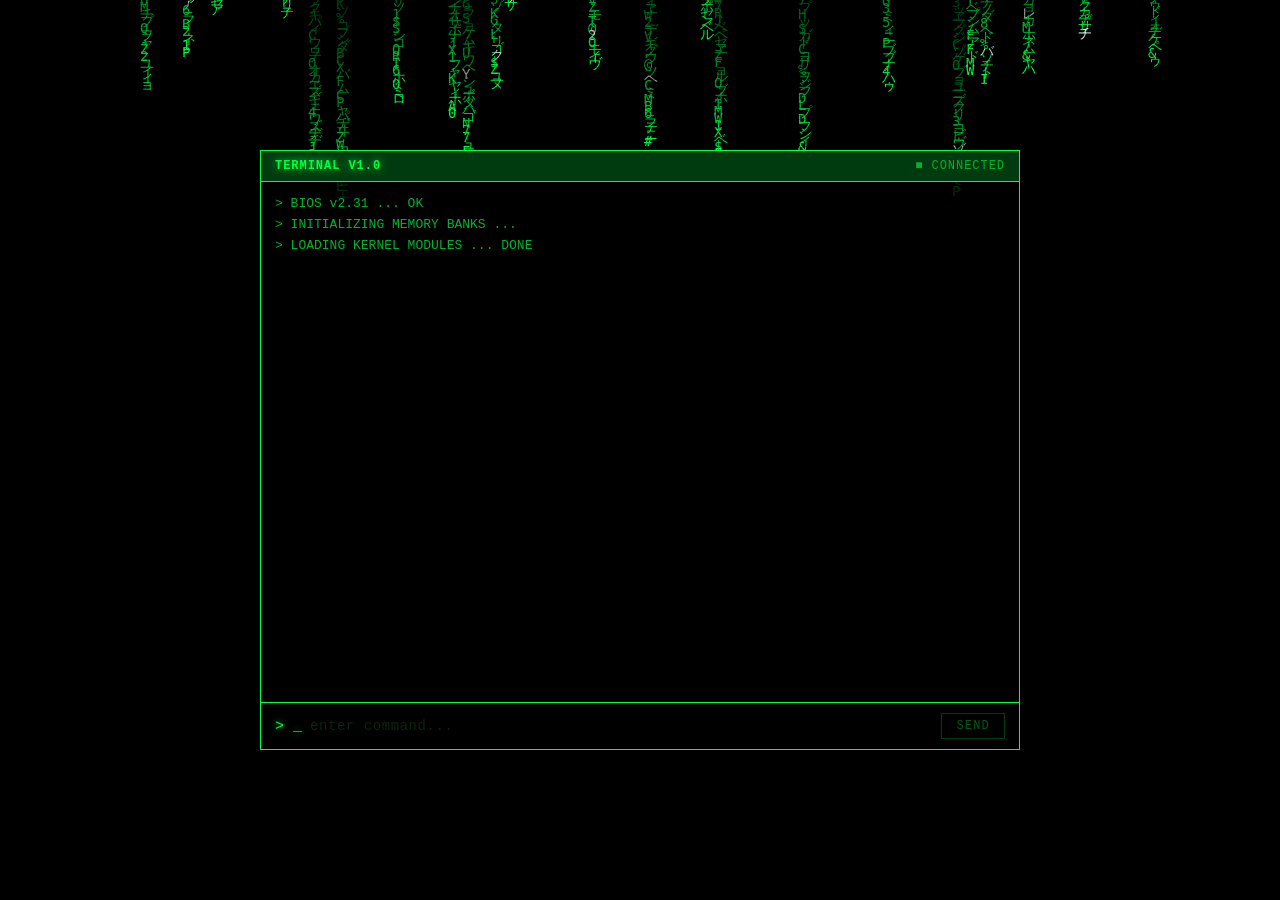
<file: index.html>
<!DOCTYPE html>
<html lang="en">
<head>
  <meta charset="UTF-8" />
  <meta name="viewport" content="width=device-width, initial-scale=1.0" />
  <title>TERMINAL v1.0</title>
  <link rel="stylesheet" href="style.css" />
</head>
<body>

  <!-- Matrix rain background -->
  <canvas id="matrix-rain"></canvas>

  <!-- Scanline overlay -->
  <div id="scanlines"></div>

  <!-- Chat panel -->
  <div id="chat-panel">
    <div id="chat-header">
      <span id="header-title">TERMINAL v1.0</span>
      <span id="header-status">&#9632; CONNECTED</span>
    </div>

    <div id="message-area" aria-live="polite" aria-label="Chat messages"></div>

    <div id="input-row">
      <span id="prompt-symbol">&gt; _</span>
      <input
        id="user-input"
        type="text"
        autocomplete="off"
        spellcheck="false"
        placeholder="enter command..."
        disabled
        aria-label="Message input"
      />
      <button id="send-btn" disabled aria-label="Send message">SEND</button>
    </div>
  </div>

  <script src="main.js"></script>
</body>
</html>
</file>
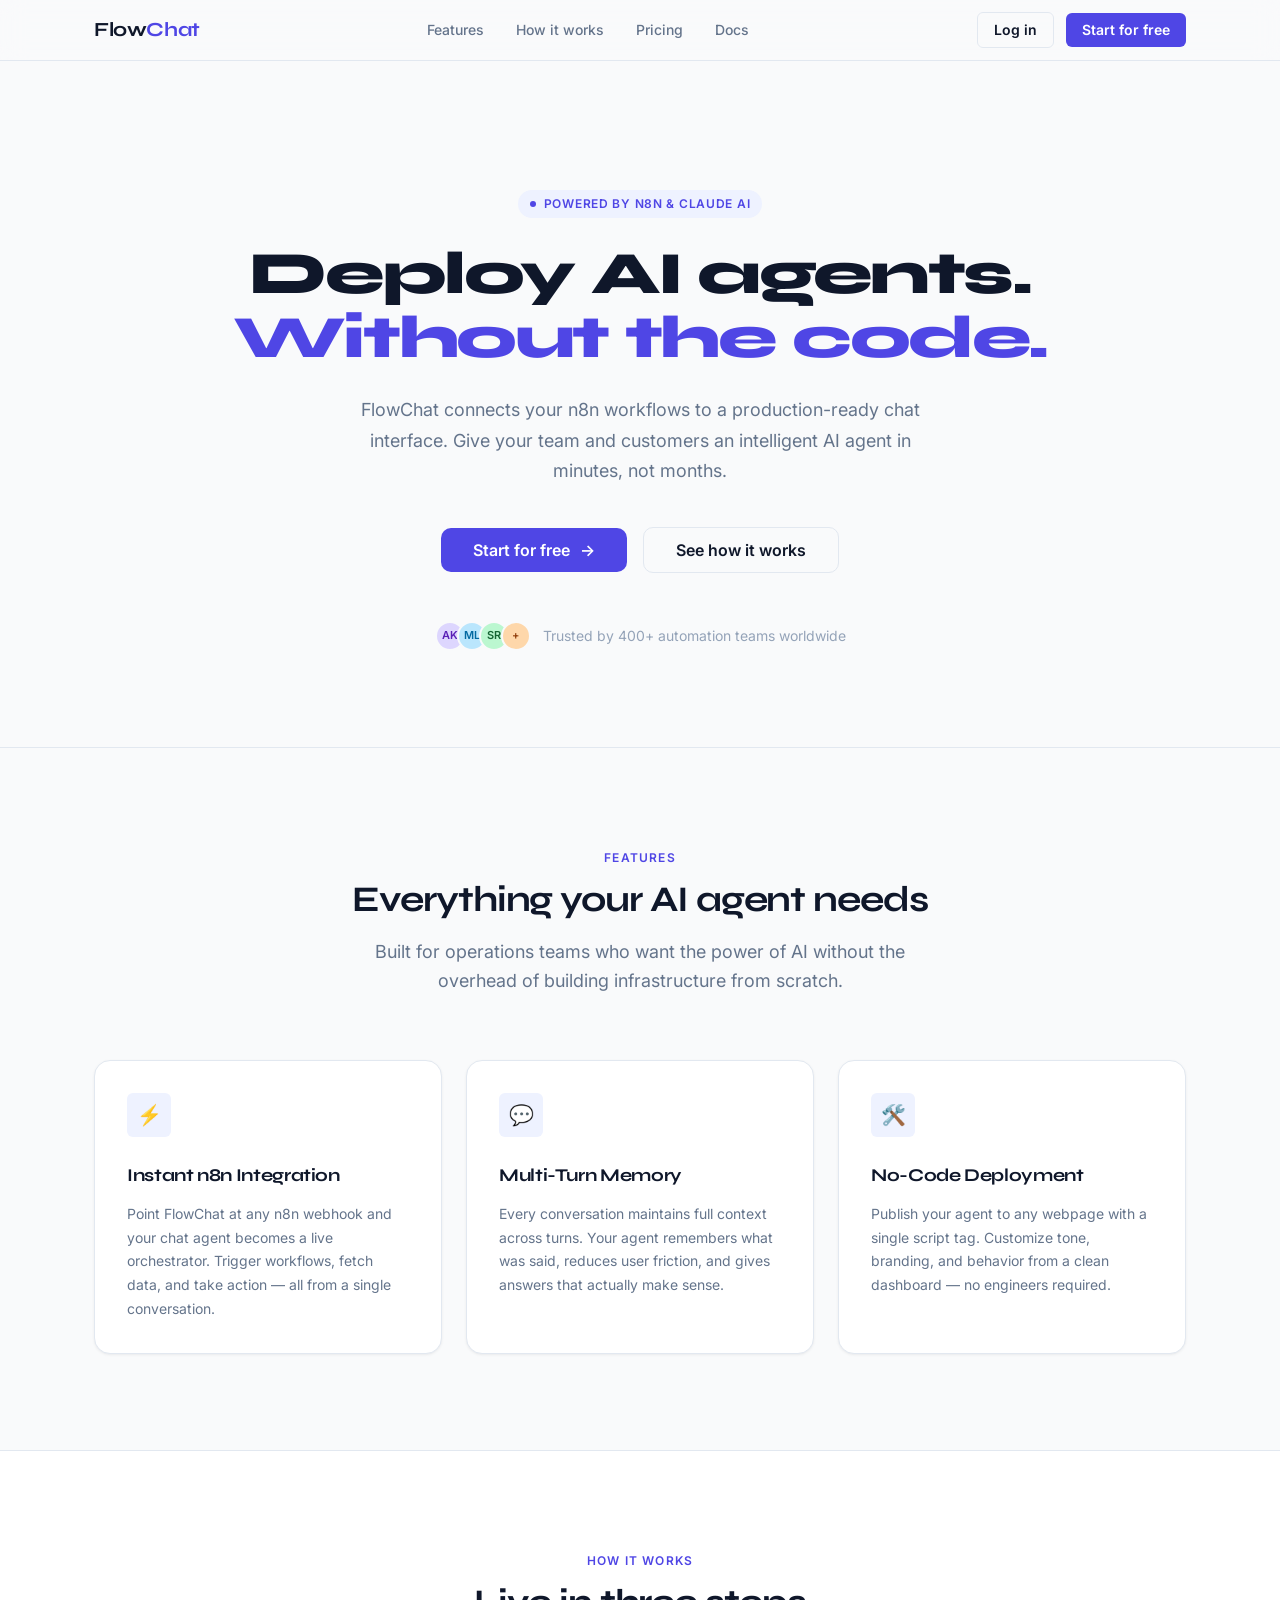
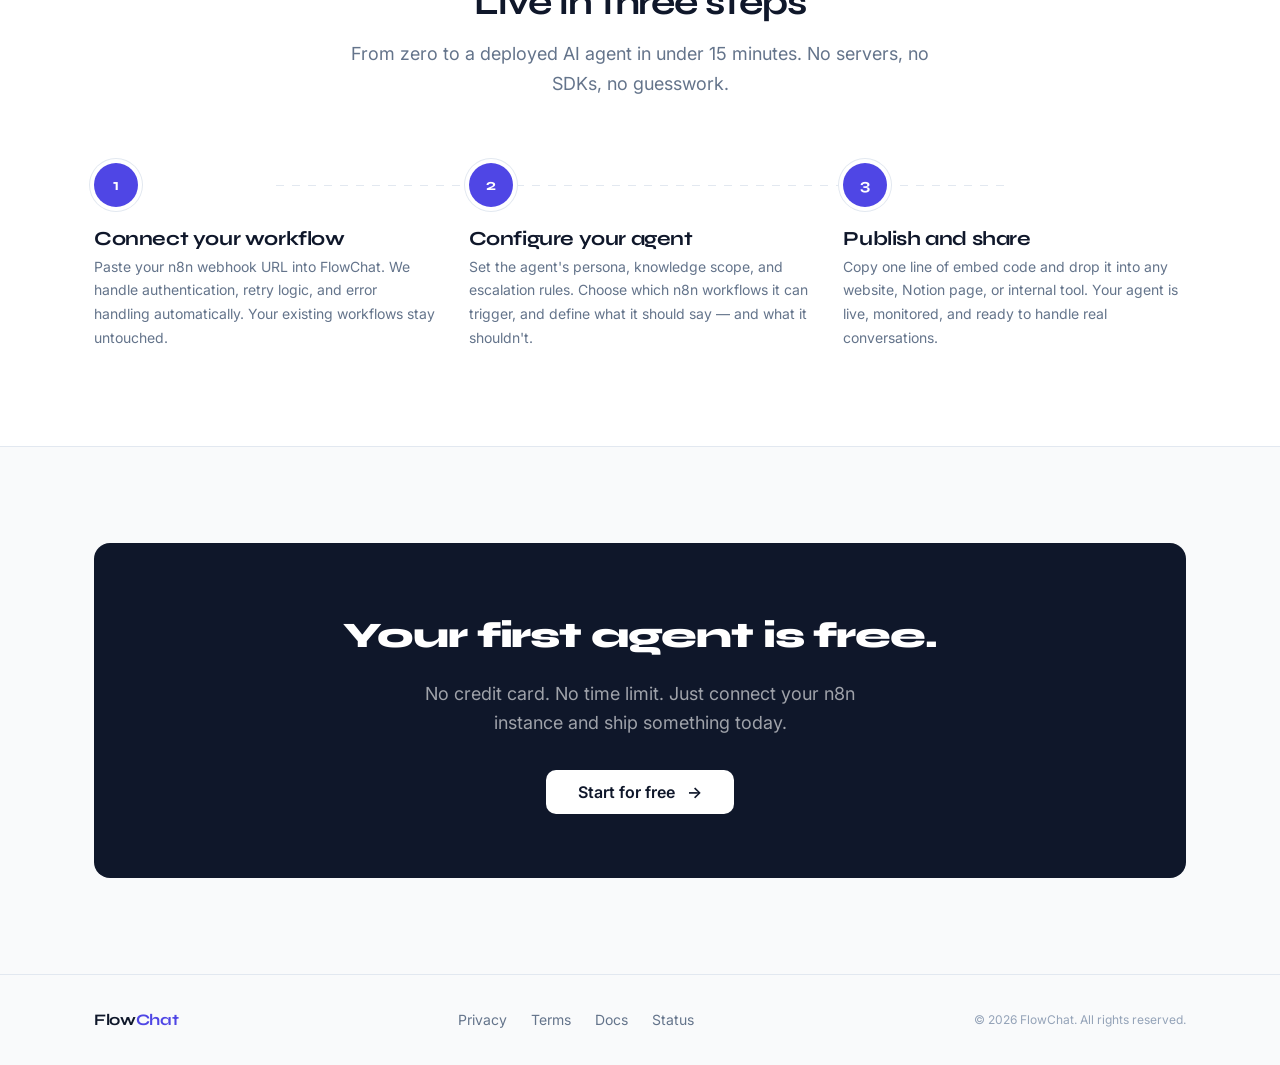
<file: landing-a.html>
<!DOCTYPE html>
<html lang="en">
<head>
  <meta charset="UTF-8" />
  <meta name="viewport" content="width=device-width, initial-scale=1.0" />
  <title>FlowChat — AI Chat Agents, Powered by n8n</title>
  <meta name="description" content="Deploy intelligent AI chat agents connected to your n8n workflows. No code required. Built for serious teams." />

  <!-- Syne: strong geometric display font. Inter: neutral, readable body. -->
  <link rel="preconnect" href="https://fonts.googleapis.com" />
  <link rel="preconnect" href="https://fonts.gstatic.com" crossorigin />
  <link href="https://fonts.googleapis.com/css2?family=Syne:wght@600;700;800&family=Inter:wght@400;500;600&display=swap" rel="stylesheet" />

  <style>
    /* ─── Design Tokens ───────────────────────────────────────────────── */
    :root {
      --color-bg:          #F9FAFB;   /* page background */
      --color-surface:     #FFFFFF;   /* card / nav surface */
      --color-border:      #E2E8F0;   /* hairline borders */
      --color-ink:         #0F172A;   /* primary text */
      --color-muted:       #64748B;   /* secondary text */
      --color-subtle:      #94A3B8;   /* placeholder / tertiary */
      --color-accent:      #4F46E5;   /* indigo CTA / links */
      --color-accent-dark: #3730A3;   /* accent hover state */
      --color-accent-bg:   #EEF2FF;   /* tinted accent surface */

      --font-display: 'Syne', sans-serif;
      --font-body:    'Inter', sans-serif;

      /* Type scale */
      --text-xs:   0.75rem;
      --text-sm:   0.875rem;
      --text-base: 1rem;
      --text-lg:   1.125rem;
      --text-xl:   1.25rem;
      --text-2xl:  1.5rem;
      --text-3xl:  1.875rem;
      --text-4xl:  2.25rem;
      --text-5xl:  3rem;
      --text-6xl:  3.75rem;

      /* Spacing */
      --space-1:  0.25rem;
      --space-2:  0.5rem;
      --space-3:  0.75rem;
      --space-4:  1rem;
      --space-6:  1.5rem;
      --space-8:  2rem;
      --space-10: 2.5rem;
      --space-12: 3rem;
      --space-16: 4rem;
      --space-20: 5rem;
      --space-24: 6rem;
      --space-32: 8rem;

      --radius-sm: 6px;
      --radius-md: 10px;
      --radius-lg: 16px;

      /* Shadows — intentionally restrained */
      --shadow-card: 0 1px 3px 0 rgba(15,23,42,0.06), 0 1px 2px -1px rgba(15,23,42,0.04);
      --shadow-card-hover: 0 4px 16px 0 rgba(15,23,42,0.08), 0 1px 4px -1px rgba(15,23,42,0.06);

      --max-width: 1140px;
    }

    /* ─── Reset & Base ─────────────────────────────────────────────────── */
    *, *::before, *::after {
      box-sizing: border-box;
      margin: 0;
      padding: 0;
    }

    html {
      scroll-behavior: smooth;
      -webkit-font-smoothing: antialiased;
      -moz-osx-font-smoothing: grayscale;
    }

    body {
      font-family: var(--font-body);
      font-size: var(--text-base);
      line-height: 1.6;
      color: var(--color-ink);
      background-color: var(--color-bg);
    }

    img { display: block; max-width: 100%; }
    a   { color: inherit; text-decoration: none; }

    /* ─── Layout Utility ───────────────────────────────────────────────── */
    .container {
      width: 100%;
      max-width: var(--max-width);
      margin-inline: auto;
      padding-inline: var(--space-6);
    }

    /* ─── Navigation ───────────────────────────────────────────────────── */
    .nav {
      position: sticky;
      top: 0;
      z-index: 100;
      background-color: rgba(249, 250, 251, 0.85); /* var(--color-bg) at 85% */
      backdrop-filter: blur(12px);
      -webkit-backdrop-filter: blur(12px);
      border-bottom: 1px solid var(--color-border);
    }

    .nav__inner {
      display: flex;
      align-items: center;
      justify-content: space-between;
      height: 60px;
    }

    .nav__logo {
      font-family: var(--font-display);
      font-size: var(--text-xl);
      font-weight: 700;
      color: var(--color-ink);
      letter-spacing: -0.02em;
    }

    /* Accent dot on the logo — a small brand signal */
    .nav__logo span {
      color: var(--color-accent);
    }

    .nav__links {
      display: flex;
      align-items: center;
      gap: var(--space-8);
      list-style: none;
    }

    .nav__links a {
      font-size: var(--text-sm);
      font-weight: 500;
      color: var(--color-muted);
      transition: color 0.15s ease;
    }

    .nav__links a:hover { color: var(--color-ink); }

    .btn {
      display: inline-flex;
      align-items: center;
      justify-content: center;
      gap: var(--space-2);
      font-family: var(--font-body);
      font-size: var(--text-sm);
      font-weight: 600;
      line-height: 1;
      border: none;
      cursor: pointer;
      transition: background-color 0.15s ease, box-shadow 0.15s ease, transform 0.1s ease;
      white-space: nowrap;
      text-decoration: none;
    }

    .btn:focus-visible {
      outline: 2px solid var(--color-accent);
      outline-offset: 3px;
    }

    /* Primary filled button */
    .btn--primary {
      background-color: var(--color-accent);
      color: #FFFFFF;
      padding: 0.625rem var(--space-4);
      border-radius: var(--radius-sm);
    }

    .btn--primary:hover {
      background-color: var(--color-accent-dark);
      box-shadow: 0 2px 8px rgba(79,70,229,0.3);
    }

    .btn--primary:active { transform: translateY(1px); }

    /* Ghost / outline button for secondary actions */
    .btn--ghost {
      background-color: transparent;
      color: var(--color-ink);
      padding: 0.625rem var(--space-4);
      border-radius: var(--radius-sm);
      border: 1px solid var(--color-border);
    }

    .btn--ghost:hover {
      background-color: var(--color-surface);
      border-color: var(--color-subtle);
    }

    /* Large CTA variant */
    .btn--lg {
      font-size: var(--text-base);
      padding: 0.875rem var(--space-8);
      border-radius: var(--radius-md);
    }

    /* ─── Hero ──────────────────────────────────────────────────────────── */
    .hero {
      padding-block: var(--space-32) var(--space-24);
      text-align: center;
    }

    /* Pill badge above headline — establishes context instantly */
    .hero__badge {
      display: inline-flex;
      align-items: center;
      gap: var(--space-2);
      background-color: var(--color-accent-bg);
      color: var(--color-accent);
      font-size: var(--text-xs);
      font-weight: 600;
      letter-spacing: 0.06em;
      text-transform: uppercase;
      padding: var(--space-1) var(--space-3);
      border-radius: 999px;
      margin-bottom: var(--space-6);
    }

    .hero__badge-dot {
      width: 6px;
      height: 6px;
      border-radius: 50%;
      background-color: var(--color-accent);
    }

    .hero__headline {
      font-family: var(--font-display);
      font-size: clamp(var(--text-4xl), 5vw, var(--text-6xl));
      font-weight: 800;
      line-height: 1.08;
      letter-spacing: -0.04em;
      color: var(--color-ink);
      max-width: 16ch;
      margin-inline: auto;
      margin-bottom: var(--space-6);
    }

    /* Accent word in headline — one strong signal, not decorative noise */
    .hero__headline em {
      font-style: normal;
      color: var(--color-accent);
    }

    .hero__subheadline {
      font-size: var(--text-lg);
      color: var(--color-muted);
      max-width: 52ch;
      margin-inline: auto;
      margin-bottom: var(--space-10);
      line-height: 1.7;
    }

    .hero__cta-row {
      display: flex;
      align-items: center;
      justify-content: center;
      gap: var(--space-4);
      flex-wrap: wrap;
    }

    .hero__social-proof {
      margin-top: var(--space-12);
      display: flex;
      align-items: center;
      justify-content: center;
      gap: var(--space-3);
      color: var(--color-subtle);
      font-size: var(--text-sm);
    }

    /* Stacked avatar group — implied social proof without fake testimonials */
    .avatar-group {
      display: flex;
    }

    .avatar-group__item {
      width: 30px;
      height: 30px;
      border-radius: 50%;
      border: 2px solid var(--color-bg);
      background-color: var(--color-border);
      margin-left: -8px;
      display: flex;
      align-items: center;
      justify-content: center;
      font-size: 11px;
      font-weight: 600;
      color: var(--color-muted);
      overflow: hidden;
    }

    .avatar-group__item:first-child { margin-left: 0; }

    /* Individually colored avatars for variety without images */
    .avatar-group__item:nth-child(1) { background-color: #DDD6FE; color: #5B21B6; }
    .avatar-group__item:nth-child(2) { background-color: #BAE6FD; color: #0369A1; }
    .avatar-group__item:nth-child(3) { background-color: #BBF7D0; color: #166534; }
    .avatar-group__item:nth-child(4) { background-color: #FED7AA; color: #92400E; }

    /* ─── Divider ───────────────────────────────────────────────────────── */
    .section-divider {
      border: none;
      border-top: 1px solid var(--color-border);
    }

    /* ─── Section Header (shared) ───────────────────────────────────────── */
    .section-header {
      text-align: center;
      margin-bottom: var(--space-16);
    }

    .section-header__label {
      display: inline-block;
      font-size: var(--text-xs);
      font-weight: 600;
      letter-spacing: 0.1em;
      text-transform: uppercase;
      color: var(--color-accent);
      margin-bottom: var(--space-3);
    }

    .section-header__title {
      font-family: var(--font-display);
      font-size: clamp(var(--text-3xl), 3.5vw, var(--text-4xl));
      font-weight: 700;
      letter-spacing: -0.03em;
      line-height: 1.15;
      color: var(--color-ink);
      margin-bottom: var(--space-4);
    }

    .section-header__subtitle {
      font-size: var(--text-lg);
      color: var(--color-muted);
      max-width: 54ch;
      margin-inline: auto;
      line-height: 1.65;
    }

    /* ─── Features ──────────────────────────────────────────────────────── */
    .features {
      padding-block: var(--space-24);
    }

    .features__grid {
      display: grid;
      grid-template-columns: repeat(3, 1fr);
      gap: var(--space-6);
    }

    .feature-card {
      background-color: var(--color-surface);
      border: 1px solid var(--color-border);
      border-radius: var(--radius-lg);
      padding: var(--space-8);
      box-shadow: var(--shadow-card);
      /* Scroll-triggered fade-in — set initial state here */
      opacity: 0;
      transform: translateY(20px);
      transition: opacity 0.5s ease, transform 0.5s ease, box-shadow 0.2s ease;
    }

    /* .is-visible class added by IntersectionObserver */
    .feature-card.is-visible {
      opacity: 1;
      transform: translateY(0);
    }

    /* Stagger delay per card — creates a wave effect without a library */
    .feature-card:nth-child(2) { transition-delay: 0.1s; }
    .feature-card:nth-child(3) { transition-delay: 0.2s; }

    .feature-card:hover {
      box-shadow: var(--shadow-card-hover);
    }

    .feature-card__icon {
      width: 44px;
      height: 44px;
      border-radius: var(--radius-sm);
      background-color: var(--color-accent-bg);
      display: flex;
      align-items: center;
      justify-content: center;
      font-size: 20px;
      margin-bottom: var(--space-6);
      /* Prevent emoji color bleed into the border */
      line-height: 1;
    }

    .feature-card__title {
      font-family: var(--font-display);
      font-size: var(--text-lg);
      font-weight: 700;
      letter-spacing: -0.02em;
      color: var(--color-ink);
      margin-bottom: var(--space-3);
    }

    .feature-card__body {
      font-size: var(--text-sm);
      color: var(--color-muted);
      line-height: 1.7;
    }

    /* ─── How It Works ──────────────────────────────────────────────────── */
    .how-it-works {
      padding-block: var(--space-24);
      background-color: var(--color-surface);
      border-top: 1px solid var(--color-border);
      border-bottom: 1px solid var(--color-border);
    }

    .steps {
      display: grid;
      grid-template-columns: repeat(3, 1fr);
      gap: var(--space-8);
      position: relative;
    }

    /* Connecting line between steps — structural, not decorative */
    .steps::before {
      content: '';
      position: absolute;
      top: 22px; /* vertically aligns with the center of the step number */
      left: calc(100% / 6);  /* starts at center of first step */
      right: calc(100% / 6); /* ends at center of last step */
      height: 1px;
      background: linear-gradient(to right, var(--color-border) 0%, var(--color-border) 40%, transparent 40%, transparent 60%, var(--color-border) 60%, var(--color-border) 100%);
      /* Dashed via repeating background — keeps it CSS-only */
      background: repeating-linear-gradient(
        to right,
        var(--color-border) 0,
        var(--color-border) 8px,
        transparent 8px,
        transparent 16px
      );
      z-index: 0;
    }

    .step {
      display: flex;
      flex-direction: column;
      align-items: flex-start;
      gap: var(--space-4);
      position: relative;
      z-index: 1;
    }

    .step__number {
      width: 44px;
      height: 44px;
      border-radius: 50%;
      background-color: var(--color-accent);
      color: #FFFFFF;
      font-family: var(--font-display);
      font-size: var(--text-base);
      font-weight: 700;
      display: flex;
      align-items: center;
      justify-content: center;
      flex-shrink: 0;
      /* White ring creates separation from the dashed connector */
      box-shadow: 0 0 0 4px var(--color-surface), 0 0 0 5px var(--color-border);
    }

    .step__title {
      font-family: var(--font-display);
      font-size: var(--text-xl);
      font-weight: 700;
      letter-spacing: -0.02em;
      color: var(--color-ink);
    }

    .step__body {
      font-size: var(--text-sm);
      color: var(--color-muted);
      line-height: 1.7;
    }

    /* ─── CTA Banner ────────────────────────────────────────────────────── */
    .cta-banner {
      padding-block: var(--space-24);
      text-align: center;
    }

    .cta-banner__inner {
      background-color: var(--color-ink);
      border-radius: var(--radius-lg);
      padding: var(--space-16) var(--space-8);
    }

    .cta-banner__title {
      font-family: var(--font-display);
      font-size: clamp(var(--text-3xl), 3vw, var(--text-4xl));
      font-weight: 800;
      letter-spacing: -0.03em;
      color: #FFFFFF;
      margin-bottom: var(--space-4);
    }

    .cta-banner__subtitle {
      font-size: var(--text-lg);
      /* Slightly off-white for subtlety against dark bg */
      color: rgba(255,255,255,0.6);
      margin-bottom: var(--space-8);
      max-width: 44ch;
      margin-inline: auto;
    }

    /* CTA button on dark background — white fill */
    .btn--inverse {
      background-color: #FFFFFF;
      color: var(--color-ink);
      padding: 0.875rem var(--space-8);
      border-radius: var(--radius-md);
      font-size: var(--text-base);
    }

    .btn--inverse:hover {
      background-color: var(--color-bg);
      box-shadow: 0 4px 16px rgba(0,0,0,0.2);
    }

    /* ─── Footer ────────────────────────────────────────────────────────── */
    .footer {
      border-top: 1px solid var(--color-border);
      padding-block: var(--space-8);
    }

    .footer__inner {
      display: flex;
      align-items: center;
      justify-content: space-between;
      flex-wrap: wrap;
      gap: var(--space-4);
    }

    .footer__logo {
      font-family: var(--font-display);
      font-size: var(--text-base);
      font-weight: 700;
      color: var(--color-ink);
      letter-spacing: -0.02em;
    }

    .footer__logo span { color: var(--color-accent); }

    .footer__links {
      display: flex;
      align-items: center;
      gap: var(--space-6);
      list-style: none;
    }

    .footer__links a {
      font-size: var(--text-sm);
      color: var(--color-muted);
      transition: color 0.15s ease;
    }

    .footer__links a:hover { color: var(--color-ink); }

    .footer__copy {
      font-size: var(--text-xs);
      color: var(--color-subtle);
    }

    /* ─── Responsive ─────────────────────────────────────────────────────── */

    /* Tablet */
    @media (max-width: 1024px) {
      .features__grid {
        gap: var(--space-4);
      }

      .steps {
        gap: var(--space-6);
      }
    }

    /* Mobile */
    @media (max-width: 768px) {
      .nav__links { display: none; } /* simplified nav on mobile */

      .hero {
        padding-block: var(--space-20) var(--space-16);
      }

      .features__grid {
        grid-template-columns: 1fr;
        max-width: 480px;
        margin-inline: auto;
      }

      /* On mobile all cards animate in without stagger — less jarring on small screens */
      .feature-card:nth-child(2),
      .feature-card:nth-child(3) { transition-delay: 0s; }

      .steps {
        grid-template-columns: 1fr;
        max-width: 480px;
        margin-inline: auto;
      }

      /* Hide connector line on mobile — doesn't work vertically */
      .steps::before { display: none; }

      .step {
        flex-direction: row;
        align-items: flex-start;
      }

      .step__content { flex: 1; }

      .features,
      .how-it-works,
      .cta-banner {
        padding-block: var(--space-16);
      }

      .cta-banner__inner {
        padding: var(--space-12) var(--space-6);
      }

      .footer__inner {
        flex-direction: column;
        align-items: flex-start;
      }
    }

    /* Very small screens */
    @media (max-width: 480px) {
      .hero__cta-row {
        flex-direction: column;
        align-items: stretch;
      }

      .btn--lg {
        text-align: center;
      }
    }
  </style>
</head>

<body>

  <!-- ── Navigation ─────────────────────────────────────────────────────── -->
  <header role="banner">
    <nav class="nav" aria-label="Main navigation">
      <div class="container">
        <div class="nav__inner">
          <a href="/" class="nav__logo" aria-label="FlowChat home">
            Flow<span>Chat</span>
          </a>

          <ul class="nav__links" role="list">
            <li><a href="#features">Features</a></li>
            <li><a href="#how-it-works">How it works</a></li>
            <li><a href="#pricing">Pricing</a></li>
            <li><a href="#docs">Docs</a></li>
          </ul>

          <div style="display: flex; align-items: center; gap: 0.75rem;">
            <a href="#login" class="btn btn--ghost" aria-label="Log in to your account">Log in</a>
            <a href="#signup" class="btn btn--primary" aria-label="Create a free account">Start for free</a>
          </div>
        </div>
      </div>
    </nav>
  </header>

  <main>

    <!-- ── Hero ───────────────────────────────────────────────────────────── -->
    <section class="hero" aria-labelledby="hero-headline">
      <div class="container">

        <!-- Badge sets context before the headline lands -->
        <div class="hero__badge" aria-hidden="true">
          <span class="hero__badge-dot"></span>
          Powered by n8n &amp; Claude AI
        </div>

        <h1 class="hero__headline" id="hero-headline">
          Deploy AI agents.<br /><em>Without the code.</em>
        </h1>

        <p class="hero__subheadline">
          FlowChat connects your n8n workflows to a production-ready chat interface.
          Give your team and customers an intelligent AI agent in minutes, not months.
        </p>

        <div class="hero__cta-row">
          <a href="#signup" class="btn btn--primary btn--lg">
            Start for free
            <!-- Arrow as semantic text, not decoration -->
            <span aria-hidden="true" style="margin-left: 2px;">&#x2192;</span>
          </a>
          <a href="#how-it-works" class="btn btn--ghost btn--lg">
            See how it works
          </a>
        </div>

        <!-- Social proof block — implied traction signal -->
        <div class="hero__social-proof" aria-label="Trusted by teams">
          <div class="avatar-group" aria-hidden="true">
            <div class="avatar-group__item">AK</div>
            <div class="avatar-group__item">ML</div>
            <div class="avatar-group__item">SR</div>
            <div class="avatar-group__item">+</div>
          </div>
          <span>Trusted by 400+ automation teams worldwide</span>
        </div>

      </div>
    </section>

    <hr class="section-divider" />

    <!-- ── Features ───────────────────────────────────────────────────────── -->
    <section class="features" id="features" aria-labelledby="features-title">
      <div class="container">

        <div class="section-header">
          <span class="section-header__label">Features</span>
          <h2 class="section-header__title" id="features-title">
            Everything your AI agent needs
          </h2>
          <p class="section-header__subtitle">
            Built for operations teams who want the power of AI without the overhead of building infrastructure from scratch.
          </p>
        </div>

        <div class="features__grid" role="list">

          <!-- Card 1: Core value — workflow connectivity -->
          <article class="feature-card" role="listitem">
            <div class="feature-card__icon" aria-hidden="true">&#x26A1;</div>
            <h3 class="feature-card__title">Instant n8n Integration</h3>
            <p class="feature-card__body">
              Point FlowChat at any n8n webhook and your chat agent becomes a live orchestrator. Trigger workflows, fetch data, and take action — all from a single conversation.
            </p>
          </article>

          <!-- Card 2: Reliability / professional use -->
          <article class="feature-card" role="listitem">
            <div class="feature-card__icon" aria-hidden="true">&#x1F4AC;</div>
            <h3 class="feature-card__title">Multi-Turn Memory</h3>
            <p class="feature-card__body">
              Every conversation maintains full context across turns. Your agent remembers what was said, reduces user friction, and gives answers that actually make sense.
            </p>
          </article>

          <!-- Card 3: Business value — no-code deployment -->
          <article class="feature-card" role="listitem">
            <div class="feature-card__icon" aria-hidden="true">&#x1F6E0;&#xFE0F;</div>
            <h3 class="feature-card__title">No-Code Deployment</h3>
            <p class="feature-card__body">
              Publish your agent to any webpage with a single script tag. Customize tone, branding, and behavior from a clean dashboard — no engineers required.
            </p>
          </article>

        </div>
      </div>
    </section>

    <!-- ── How It Works ────────────────────────────────────────────────────── -->
    <section class="how-it-works" id="how-it-works" aria-labelledby="hiw-title">
      <div class="container">

        <div class="section-header">
          <span class="section-header__label">How it works</span>
          <h2 class="section-header__title" id="hiw-title">
            Live in three steps
          </h2>
          <p class="section-header__subtitle">
            From zero to a deployed AI agent in under 15 minutes. No servers, no SDKs, no guesswork.
          </p>
        </div>

        <ol class="steps" aria-label="Setup steps">

          <li class="step">
            <div class="step__number" aria-hidden="true">1</div>
            <div class="step__content">
              <h3 class="step__title">Connect your workflow</h3>
              <p class="step__body">
                Paste your n8n webhook URL into FlowChat. We handle authentication, retry logic, and error handling automatically. Your existing workflows stay untouched.
              </p>
            </div>
          </li>

          <li class="step">
            <div class="step__number" aria-hidden="true">2</div>
            <div class="step__content">
              <h3 class="step__title">Configure your agent</h3>
              <p class="step__body">
                Set the agent's persona, knowledge scope, and escalation rules. Choose which n8n workflows it can trigger, and define what it should say — and what it shouldn't.
              </p>
            </div>
          </li>

          <li class="step">
            <div class="step__number" aria-hidden="true">3</div>
            <div class="step__content">
              <h3 class="step__title">Publish and share</h3>
              <p class="step__body">
                Copy one line of embed code and drop it into any website, Notion page, or internal tool. Your agent is live, monitored, and ready to handle real conversations.
              </p>
            </div>
          </li>

        </ol>
      </div>
    </section>

    <!-- ── CTA Banner ──────────────────────────────────────────────────────── -->
    <section class="cta-banner" aria-labelledby="cta-title">
      <div class="container">
        <div class="cta-banner__inner">
          <h2 class="cta-banner__title" id="cta-title">
            Your first agent is free.
          </h2>
          <p class="cta-banner__subtitle">
            No credit card. No time limit. Just connect your n8n instance and ship something today.
          </p>
          <a href="#signup" class="btn btn--inverse">
            Start for free
            <span aria-hidden="true" style="margin-left: 4px;">&#x2192;</span>
          </a>
        </div>
      </div>
    </section>

  </main>

  <!-- ── Footer ─────────────────────────────────────────────────────────────── -->
  <footer class="footer" role="contentinfo">
    <div class="container">
      <div class="footer__inner">

        <span class="footer__logo">Flow<span>Chat</span></span>

        <ul class="footer__links" role="list">
          <li><a href="#privacy">Privacy</a></li>
          <li><a href="#terms">Terms</a></li>
          <li><a href="#docs">Docs</a></li>
          <li><a href="#status">Status</a></li>
        </ul>

        <span class="footer__copy">&copy; 2026 FlowChat. All rights reserved.</span>

      </div>
    </div>
  </footer>

  <!-- ── Scroll Animation ─────────────────────────────────────────────────── -->
  <script>
    /**
     * IntersectionObserver-based scroll reveal.
     * Only adds the .is-visible class — no layout thrashing.
     * Falls back gracefully if IntersectionObserver is not supported.
     */
    (function () {
      if (!('IntersectionObserver' in window)) {
        // Fallback: make all animated elements visible immediately
        document.querySelectorAll('.feature-card').forEach(function (el) {
          el.classList.add('is-visible');
        });
        return;
      }

      var observer = new IntersectionObserver(
        function (entries) {
          entries.forEach(function (entry) {
            if (entry.isIntersecting) {
              entry.target.classList.add('is-visible');
              // Unobserve after triggering — no need to keep watching
              observer.unobserve(entry.target);
            }
          });
        },
        {
          threshold: 0.15,   // card must be 15% visible before animating in
          rootMargin: '0px 0px -40px 0px' // slight upward offset for earlier trigger
        }
      );

      document.querySelectorAll('.feature-card').forEach(function (el) {
        observer.observe(el);
      });
    }());
  </script>

</body>
</html>
</file>
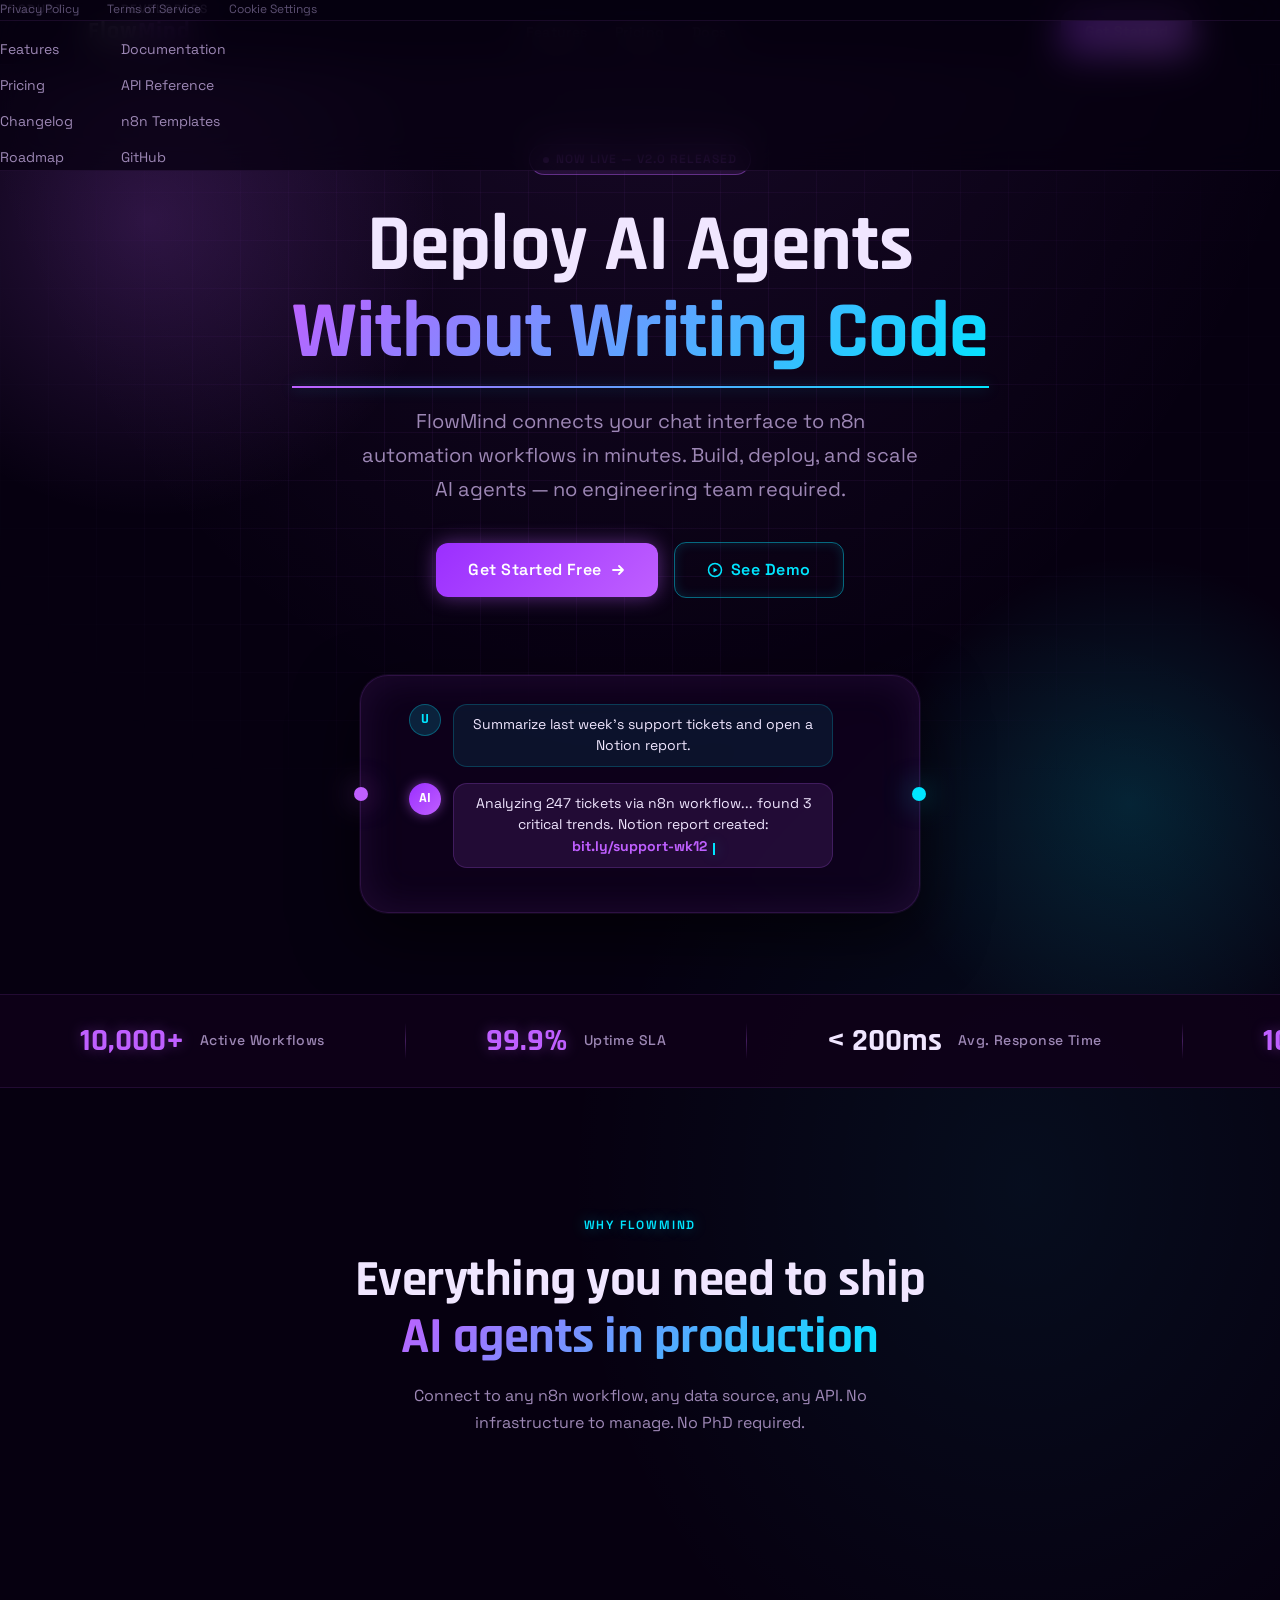
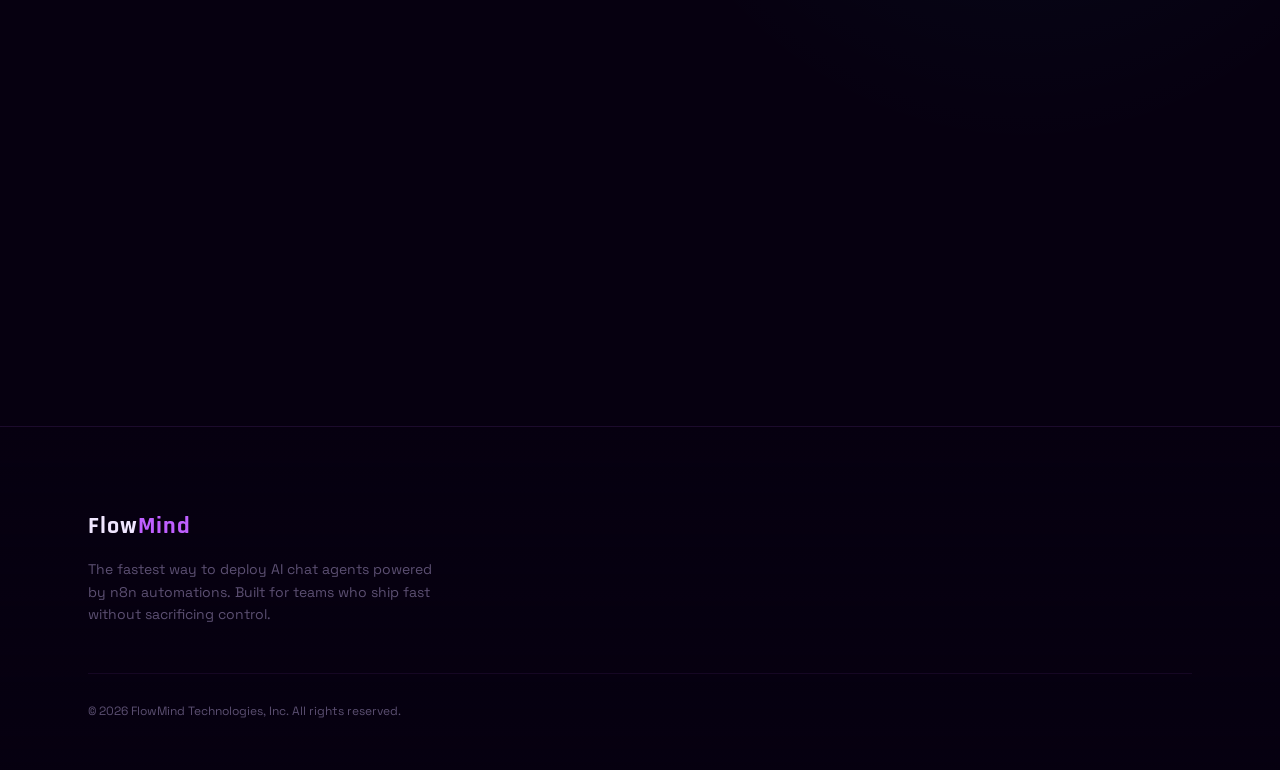
<file: landing-b.html>
<!DOCTYPE html>
<html lang="en">
<head>
  <meta charset="UTF-8" />
  <meta name="viewport" content="width=device-width, initial-scale=1.0" />
  <title>FlowMind — AI Chat Agents Powered by n8n</title>

  <!-- Typography: Rajdhani (display) + Space Grotesk (body) -->
  <link rel="preconnect" href="https://fonts.googleapis.com" />
  <link rel="preconnect" href="https://fonts.gstatic.com" crossorigin />
  <link href="https://fonts.googleapis.com/css2?family=Rajdhani:wght@600;700&family=Space+Grotesk:wght@300;400;500;600&display=swap" rel="stylesheet" />

  <style>
    /* ============================================================
       DESIGN TOKENS — single source of truth for all visual values
       ============================================================ */
    :root {
      /* Color system */
      --bg-void:       #060010;   /* deepest background */
      --bg-base:       #0d0013;   /* primary surface */
      --bg-elevated:   #140020;   /* cards / elevated surfaces */
      --bg-glass:      rgba(20, 0, 36, 0.55); /* glassmorphism fill */

      --accent-purple:  #bf5fff;  /* primary neon accent */
      --accent-cyan:    #00e5ff;  /* secondary neon accent */
      --accent-purple-dim: rgba(191, 95, 255, 0.18);
      --accent-cyan-dim:   rgba(0, 229, 255, 0.12);

      --text-primary:   #f0e6ff;
      --text-secondary: #9d87b5;
      --text-muted:     #5c4f72;

      /* Glow values reused across components */
      --glow-purple: 0 0 28px rgba(191, 95, 255, 0.55), 0 0 60px rgba(191, 95, 255, 0.22);
      --glow-cyan:   0 0 28px rgba(0, 229, 255, 0.55),  0 0 60px rgba(0, 229, 255, 0.22);
      --glow-purple-soft: 0 0 14px rgba(191, 95, 255, 0.35);
      --glow-cyan-soft:   0 0 14px rgba(0, 229, 255, 0.35);

      /* Spacing scale */
      --space-xs:  0.5rem;
      --space-sm:  1rem;
      --space-md:  1.75rem;
      --space-lg:  3rem;
      --space-xl:  5rem;
      --space-2xl: 8rem;

      /* Type scale */
      --text-xs:   0.75rem;
      --text-sm:   0.875rem;
      --text-base: 1rem;
      --text-lg:   1.25rem;
      --text-xl:   1.5rem;
      --text-2xl:  2rem;
      --text-3xl:  2.75rem;
      --text-4xl:  3.75rem;
      --text-5xl:  5rem;

      /* Radii */
      --radius-sm:  6px;
      --radius-md:  12px;
      --radius-lg:  20px;
      --radius-xl:  28px;

      /* Borders */
      --border-glass: 1px solid rgba(191, 95, 255, 0.18);
      --border-cyan:  1px solid rgba(0, 229, 255, 0.25);
    }

    /* ============================================================
       RESET & BASE
       ============================================================ */
    *, *::before, *::after {
      box-sizing: border-box;
      margin: 0;
      padding: 0;
    }

    html {
      scroll-behavior: smooth;
    }

    body {
      font-family: 'Space Grotesk', sans-serif;
      font-size: var(--text-base);
      line-height: 1.65;
      color: var(--text-primary);
      background-color: var(--bg-void);
      overflow-x: hidden;
      /* Subtle radial grain — adds depth without images */
      background-image:
        radial-gradient(ellipse 80% 60% at 50% -10%, rgba(191, 95, 255, 0.12) 0%, transparent 70%),
        radial-gradient(ellipse 60% 40% at 80% 50%,  rgba(0, 229, 255, 0.06) 0%,  transparent 60%);
    }

    /* ============================================================
       SHARED UTILITIES
       ============================================================ */
    .container {
      max-width: 1160px;
      margin: 0 auto;
      padding: 0 var(--space-md);
    }

    /* Neon gradient text — used on key words in headlines */
    .gradient-text {
      background: linear-gradient(135deg, var(--accent-purple) 0%, var(--accent-cyan) 100%);
      -webkit-background-clip: text;
      -webkit-text-fill-color: transparent;
      background-clip: text;
    }

    /* Pill badge */
    .badge {
      display: inline-flex;
      align-items: center;
      gap: 0.4rem;
      padding: 0.3rem 0.85rem;
      border-radius: 999px;
      font-size: var(--text-xs);
      font-weight: 600;
      letter-spacing: 0.08em;
      text-transform: uppercase;
      border: 1px solid rgba(191, 95, 255, 0.4);
      background: rgba(191, 95, 255, 0.1);
      color: var(--accent-purple);
    }

    .badge::before {
      content: '';
      display: inline-block;
      width: 6px;
      height: 6px;
      border-radius: 50%;
      background: var(--accent-purple);
      box-shadow: var(--glow-purple-soft);
      /* Pulse animation on the live dot */
      animation: pulse-dot 2.4s ease-in-out infinite;
    }

    @keyframes pulse-dot {
      0%, 100% { opacity: 1;   transform: scale(1);    box-shadow: var(--glow-purple-soft); }
      50%       { opacity: 0.5; transform: scale(0.75); box-shadow: none; }
    }

    /* ============================================================
       NAVIGATION
       ============================================================ */
    nav {
      position: fixed;
      top: 0;
      left: 0;
      right: 0;
      z-index: 100;
      /* Frosted nav — glassmorphism */
      background: rgba(6, 0, 16, 0.72);
      backdrop-filter: blur(18px);
      -webkit-backdrop-filter: blur(18px);
      border-bottom: 1px solid rgba(191, 95, 255, 0.1);
    }

    .nav-inner {
      display: flex;
      align-items: center;
      justify-content: space-between;
      height: 64px;
      max-width: 1160px;
      margin: 0 auto;
      padding: 0 var(--space-md);
    }

    .nav-logo {
      font-family: 'Rajdhani', sans-serif;
      font-size: var(--text-xl);
      font-weight: 700;
      letter-spacing: 0.04em;
      color: var(--text-primary);
      text-decoration: none;
    }

    .nav-logo span {
      color: var(--accent-purple);
      text-shadow: var(--glow-purple-soft);
    }

    .nav-links {
      display: flex;
      align-items: center;
      gap: var(--space-md);
      list-style: none;
    }

    .nav-links a {
      font-size: var(--text-sm);
      font-weight: 500;
      color: var(--text-secondary);
      text-decoration: none;
      letter-spacing: 0.02em;
      transition: color 0.2s ease;
    }

    .nav-links a:hover {
      color: var(--text-primary);
    }

    /* CTA button styles — two variants */
    .btn {
      display: inline-flex;
      align-items: center;
      justify-content: center;
      gap: 0.5rem;
      padding: 0.65rem 1.5rem;
      border-radius: var(--radius-md);
      font-family: 'Space Grotesk', sans-serif;
      font-size: var(--text-sm);
      font-weight: 600;
      letter-spacing: 0.03em;
      text-decoration: none;
      cursor: pointer;
      border: none;
      transition: transform 0.18s ease, box-shadow 0.18s ease, background 0.18s ease;
    }

    /* Primary: filled neon purple */
    .btn-primary {
      background: linear-gradient(135deg, #9b2fff 0%, #bf5fff 100%);
      color: #ffffff;
      box-shadow: 0 0 20px rgba(191, 95, 255, 0.45);
    }

    .btn-primary:hover {
      transform: translateY(-2px);
      box-shadow: 0 0 36px rgba(191, 95, 255, 0.7), 0 4px 20px rgba(0, 0, 0, 0.4);
    }

    .btn-primary:active {
      transform: translateY(0);
    }

    /* Secondary: ghost with cyan border */
    .btn-secondary {
      background: transparent;
      color: var(--accent-cyan);
      border: 1px solid rgba(0, 229, 255, 0.45);
      box-shadow: 0 0 12px rgba(0, 229, 255, 0.15) inset;
    }

    .btn-secondary:hover {
      background: rgba(0, 229, 255, 0.08);
      border-color: var(--accent-cyan);
      box-shadow: var(--glow-cyan-soft), 0 0 12px rgba(0, 229, 255, 0.1) inset;
      transform: translateY(-2px);
    }

    /* Large variant for hero */
    .btn-lg {
      padding: 0.85rem 2rem;
      font-size: var(--text-base);
      border-radius: var(--radius-md);
    }

    /* ============================================================
       HERO SECTION
       ============================================================ */
    .hero {
      position: relative;
      min-height: 100vh;
      display: flex;
      align-items: center;
      padding-top: 64px; /* nav height offset */
      overflow: hidden;
    }

    /* Decorative grid — CSS only, no images */
    .hero::before {
      content: '';
      position: absolute;
      inset: 0;
      background-image:
        linear-gradient(rgba(191, 95, 255, 0.06) 1px, transparent 1px),
        linear-gradient(90deg, rgba(191, 95, 255, 0.06) 1px, transparent 1px);
      background-size: 48px 48px;
      mask-image: radial-gradient(ellipse 70% 60% at 50% 40%, black 30%, transparent 80%);
      -webkit-mask-image: radial-gradient(ellipse 70% 60% at 50% 40%, black 30%, transparent 80%);
      pointer-events: none;
    }

    /* Ambient orb: purple, top-left area */
    .hero-orb-1 {
      position: absolute;
      width: 600px;
      height: 600px;
      border-radius: 50%;
      background: radial-gradient(circle, rgba(191, 95, 255, 0.2) 0%, transparent 70%);
      top: -80px;
      left: -150px;
      pointer-events: none;
      /* Slow drift animation */
      animation: orb-drift-1 12s ease-in-out infinite alternate;
    }

    /* Ambient orb: cyan, bottom-right area */
    .hero-orb-2 {
      position: absolute;
      width: 500px;
      height: 500px;
      border-radius: 50%;
      background: radial-gradient(circle, rgba(0, 229, 255, 0.14) 0%, transparent 70%);
      bottom: -60px;
      right: -100px;
      pointer-events: none;
      animation: orb-drift-2 14s ease-in-out infinite alternate;
    }

    @keyframes orb-drift-1 {
      from { transform: translate(0, 0) scale(1); }
      to   { transform: translate(40px, 30px) scale(1.08); }
    }

    @keyframes orb-drift-2 {
      from { transform: translate(0, 0) scale(1); }
      to   { transform: translate(-30px, -40px) scale(1.06); }
    }

    .hero-content {
      position: relative;
      z-index: 2;
      display: flex;
      flex-direction: column;
      align-items: center;
      text-align: center;
      gap: var(--space-md);
      padding: var(--space-xl) 0;
    }

    .hero-headline {
      font-family: 'Rajdhani', sans-serif;
      font-size: clamp(var(--text-3xl), 7vw, var(--text-5xl));
      font-weight: 700;
      line-height: 1.08;
      letter-spacing: -0.01em;
      max-width: 820px;
    }

    /* Animated underline sweep on the gradient word */
    .hero-headline .gradient-text {
      position: relative;
    }

    .hero-headline .gradient-text::after {
      content: '';
      position: absolute;
      left: 0;
      bottom: -4px;
      width: 100%;
      height: 2px;
      background: linear-gradient(90deg, var(--accent-purple), var(--accent-cyan));
      box-shadow: var(--glow-cyan-soft);
      animation: underline-shimmer 3s ease-in-out infinite alternate;
    }

    @keyframes underline-shimmer {
      from { opacity: 0.6; transform: scaleX(0.92); }
      to   { opacity: 1;   transform: scaleX(1); }
    }

    .hero-sub {
      font-size: clamp(var(--text-base), 2.2vw, var(--text-lg));
      font-weight: 400;
      color: var(--text-secondary);
      max-width: 560px;
      line-height: 1.7;
    }

    .hero-ctas {
      display: flex;
      align-items: center;
      gap: var(--space-sm);
      flex-wrap: wrap;
      justify-content: center;
      margin-top: var(--space-xs);
    }

    /* Floating n8n node visual — pure CSS */
    .hero-visual {
      position: relative;
      margin-top: var(--space-lg);
      width: 100%;
      max-width: 780px;
      height: 240px;
      display: flex;
      align-items: center;
      justify-content: center;
    }

    /* The central chat bubble card */
    .hero-card {
      position: relative;
      background: var(--bg-glass);
      backdrop-filter: blur(24px);
      -webkit-backdrop-filter: blur(24px);
      border: var(--border-glass);
      border-radius: var(--radius-xl);
      padding: var(--space-md) var(--space-lg);
      width: 100%;
      max-width: 560px;
      box-shadow:
        0 0 0 1px rgba(191, 95, 255, 0.08),
        0 24px 64px rgba(0, 0, 0, 0.6),
        0 0 40px rgba(191, 95, 255, 0.1) inset;
      animation: card-float 6s ease-in-out infinite alternate;
    }

    @keyframes card-float {
      from { transform: translateY(0px); }
      to   { transform: translateY(-10px); }
    }

    .chat-row {
      display: flex;
      gap: 0.75rem;
      align-items: flex-start;
      margin-bottom: var(--space-sm);
    }

    .chat-row:last-child { margin-bottom: 0; }

    .chat-avatar {
      width: 32px;
      height: 32px;
      border-radius: 50%;
      flex-shrink: 0;
      display: flex;
      align-items: center;
      justify-content: center;
      font-size: 14px;
      font-weight: 700;
    }

    .chat-avatar.ai {
      background: linear-gradient(135deg, #9b2fff, #bf5fff);
      box-shadow: 0 0 12px rgba(191, 95, 255, 0.5);
      color: white;
      font-family: 'Rajdhani', sans-serif;
    }

    .chat-avatar.user {
      background: rgba(0, 229, 255, 0.15);
      border: 1px solid rgba(0, 229, 255, 0.3);
      color: var(--accent-cyan);
      font-family: 'Rajdhani', sans-serif;
    }

    .chat-bubble {
      padding: 0.55rem 0.9rem;
      border-radius: 14px;
      font-size: var(--text-sm);
      line-height: 1.55;
      max-width: 380px;
    }

    .chat-bubble.ai {
      background: rgba(191, 95, 255, 0.12);
      border: 1px solid rgba(191, 95, 255, 0.2);
      color: var(--text-primary);
    }

    .chat-bubble.user {
      background: rgba(0, 229, 255, 0.08);
      border: 1px solid rgba(0, 229, 255, 0.2);
      color: var(--text-primary);
    }

    /* Typing cursor animation */
    .cursor {
      display: inline-block;
      width: 2px;
      height: 0.85em;
      background: var(--accent-cyan);
      margin-left: 2px;
      vertical-align: text-bottom;
      animation: blink-cursor 1.1s step-end infinite;
      box-shadow: var(--glow-cyan-soft);
    }

    @keyframes blink-cursor {
      0%, 100% { opacity: 1; }
      50%       { opacity: 0; }
    }

    /* Node connector dots flanking the card */
    .node-dot {
      position: absolute;
      width: 14px;
      height: 14px;
      border-radius: 50%;
      top: 50%;
      transform: translateY(-50%);
    }

    .node-dot.left {
      left: -7px;
      background: var(--accent-purple);
      box-shadow: var(--glow-purple);
    }

    .node-dot.right {
      right: -7px;
      background: var(--accent-cyan);
      box-shadow: var(--glow-cyan);
    }

    /* ============================================================
       STAT BAR
       ============================================================ */
    .stat-bar {
      background: rgba(14, 0, 24, 0.9);
      border-top: 1px solid rgba(191, 95, 255, 0.12);
      border-bottom: 1px solid rgba(191, 95, 255, 0.12);
      overflow: hidden;
      padding: var(--space-md) 0;
    }

    /* Marquee wrapper — CSS-only scroll */
    .stat-track {
      display: flex;
      /* The track contains two copies so the loop is seamless */
      animation: stat-scroll 18s linear infinite;
      width: max-content;
    }

    /* Pause on hover — a nice accessibility-friendly touch */
    .stat-bar:hover .stat-track {
      animation-play-state: paused;
    }

    @keyframes stat-scroll {
      from { transform: translateX(0); }
      to   { transform: translateX(-50%); }
    }

    .stat-set {
      display: flex;
      align-items: center;
      gap: 0;
    }

    .stat-item {
      display: flex;
      align-items: center;
      gap: var(--space-sm);
      padding: 0 var(--space-xl);
      white-space: nowrap;
    }

    .stat-value {
      font-family: 'Rajdhani', sans-serif;
      font-size: var(--text-2xl);
      font-weight: 700;
      line-height: 1;
      /* Alternate between purple and cyan for visual rhythm */
    }

    .stat-item:nth-child(1) .stat-value { color: var(--accent-purple); text-shadow: var(--glow-purple-soft); }
    .stat-item:nth-child(2) .stat-value { color: var(--accent-cyan);   text-shadow: var(--glow-cyan-soft); }
    .stat-item:nth-child(3) .stat-value { color: var(--accent-purple); text-shadow: var(--glow-purple-soft); }

    .stat-label {
      font-size: var(--text-sm);
      font-weight: 500;
      color: var(--text-secondary);
      letter-spacing: 0.03em;
    }

    /* Vertical divider between stats */
    .stat-divider {
      width: 1px;
      height: 36px;
      background: linear-gradient(to bottom, transparent, rgba(191, 95, 255, 0.3), transparent);
      flex-shrink: 0;
    }

    /* ============================================================
       FEATURES SECTION
       ============================================================ */
    .features {
      padding: var(--space-2xl) 0 var(--space-xl);
    }

    .section-header {
      text-align: center;
      margin-bottom: var(--space-xl);
      display: flex;
      flex-direction: column;
      align-items: center;
      gap: var(--space-sm);
    }

    .section-label {
      font-size: var(--text-xs);
      font-weight: 600;
      letter-spacing: 0.15em;
      text-transform: uppercase;
      color: var(--accent-cyan);
      text-shadow: var(--glow-cyan-soft);
    }

    .section-title {
      font-family: 'Rajdhani', sans-serif;
      font-size: clamp(var(--text-2xl), 4vw, var(--text-4xl));
      font-weight: 700;
      line-height: 1.12;
      letter-spacing: -0.01em;
    }

    .section-sub {
      font-size: var(--text-base);
      color: var(--text-secondary);
      max-width: 500px;
      line-height: 1.7;
    }

    /* Feature card grid */
    .feature-grid {
      display: grid;
      grid-template-columns: repeat(auto-fit, minmax(300px, 1fr));
      gap: var(--space-md);
    }

    /* Glassmorphism card */
    .feature-card {
      position: relative;
      background: var(--bg-glass);
      backdrop-filter: blur(20px);
      -webkit-backdrop-filter: blur(20px);
      border: var(--border-glass);
      border-radius: var(--radius-lg);
      padding: var(--space-lg) var(--space-md);
      overflow: hidden;
      transition: transform 0.25s ease, border-color 0.25s ease, box-shadow 0.25s ease;
    }

    /* Hover: card lifts and border brightens */
    .feature-card:hover {
      transform: translateY(-6px);
      border-color: rgba(191, 95, 255, 0.45);
      box-shadow:
        0 0 32px rgba(191, 95, 255, 0.18),
        0 24px 48px rgba(0, 0, 0, 0.5);
    }

    /* Second card accent is cyan — visual variety */
    .feature-card:nth-child(2):hover {
      border-color: rgba(0, 229, 255, 0.45);
      box-shadow:
        0 0 32px rgba(0, 229, 255, 0.18),
        0 24px 48px rgba(0, 0, 0, 0.5);
    }

    /* Corner glow — decorative pseudo element */
    .feature-card::before {
      content: '';
      position: absolute;
      top: -40px;
      right: -40px;
      width: 120px;
      height: 120px;
      border-radius: 50%;
      background: radial-gradient(circle, rgba(191, 95, 255, 0.22) 0%, transparent 70%);
      pointer-events: none;
      transition: opacity 0.3s ease;
    }

    .feature-card:nth-child(2)::before {
      background: radial-gradient(circle, rgba(0, 229, 255, 0.18) 0%, transparent 70%);
    }

    .feature-card:nth-child(3)::before {
      background: radial-gradient(circle, rgba(191, 95, 255, 0.15) 0%, transparent 70%);
      top: auto;
      bottom: -40px;
      right: -40px;
    }

    /* Icon container */
    .feature-icon {
      width: 52px;
      height: 52px;
      border-radius: var(--radius-md);
      display: flex;
      align-items: center;
      justify-content: center;
      margin-bottom: var(--space-md);
      font-size: 22px;
      background: var(--accent-purple-dim);
      border: 1px solid rgba(191, 95, 255, 0.25);
      box-shadow: 0 0 16px rgba(191, 95, 255, 0.2) inset;
    }

    .feature-card:nth-child(2) .feature-icon {
      background: var(--accent-cyan-dim);
      border-color: rgba(0, 229, 255, 0.25);
      box-shadow: 0 0 16px rgba(0, 229, 255, 0.15) inset;
    }

    .feature-title {
      font-family: 'Rajdhani', sans-serif;
      font-size: var(--text-xl);
      font-weight: 700;
      margin-bottom: 0.6rem;
      letter-spacing: 0.02em;
    }

    .feature-body {
      font-size: var(--text-sm);
      color: var(--text-secondary);
      line-height: 1.75;
    }

    /* Tag chips on cards */
    .feature-tags {
      display: flex;
      flex-wrap: wrap;
      gap: 0.4rem;
      margin-top: var(--space-md);
    }

    .tag {
      font-size: 0.7rem;
      font-weight: 600;
      letter-spacing: 0.06em;
      text-transform: uppercase;
      padding: 0.2rem 0.6rem;
      border-radius: 999px;
      background: rgba(191, 95, 255, 0.1);
      border: 1px solid rgba(191, 95, 255, 0.22);
      color: var(--accent-purple);
    }

    .feature-card:nth-child(2) .tag {
      background: rgba(0, 229, 255, 0.08);
      border-color: rgba(0, 229, 255, 0.22);
      color: var(--accent-cyan);
    }

    /* ============================================================
       FOOTER
       ============================================================ */
    footer {
      position: relative;
      border-top: 1px solid rgba(191, 95, 255, 0.12);
      padding: var(--space-xl) 0 var(--space-lg);
      /* Subtle bottom gradient fade — closes the page gracefully */
      background: linear-gradient(to bottom, transparent, rgba(6, 0, 16, 0.8));
    }

    .footer-inner {
      display: grid;
      grid-template-columns: 1fr auto;
      align-items: start;
      gap: var(--space-lg);
    }

    .footer-brand {
      display: flex;
      flex-direction: column;
      gap: 0.75rem;
      max-width: 360px;
    }

    .footer-logo {
      font-family: 'Rajdhani', sans-serif;
      font-size: var(--text-xl);
      font-weight: 700;
      color: var(--text-primary);
      letter-spacing: 0.04em;
    }

    .footer-logo span { color: var(--accent-purple); }

    .footer-tagline {
      font-size: var(--text-sm);
      color: var(--text-muted);
      line-height: 1.6;
    }

    .footer-links {
      display: flex;
      gap: var(--space-lg);
    }

    .footer-col h4 {
      font-size: var(--text-xs);
      font-weight: 600;
      letter-spacing: 0.12em;
      text-transform: uppercase;
      color: var(--text-muted);
      margin-bottom: var(--space-sm);
    }

    .footer-col ul {
      list-style: none;
      display: flex;
      flex-direction: column;
      gap: 0.6rem;
    }

    .footer-col a {
      font-size: var(--text-sm);
      color: var(--text-secondary);
      text-decoration: none;
      transition: color 0.2s ease;
    }

    .footer-col a:hover {
      color: var(--accent-purple);
    }

    .footer-bottom {
      margin-top: var(--space-lg);
      padding-top: var(--space-md);
      border-top: 1px solid rgba(191, 95, 255, 0.08);
      display: flex;
      align-items: center;
      justify-content: space-between;
      flex-wrap: wrap;
      gap: var(--space-sm);
    }

    .footer-copy {
      font-size: var(--text-xs);
      color: var(--text-muted);
    }

    .footer-legal {
      display: flex;
      gap: var(--space-md);
    }

    .footer-legal a {
      font-size: var(--text-xs);
      color: var(--text-muted);
      text-decoration: none;
      transition: color 0.2s ease;
    }

    .footer-legal a:hover { color: var(--text-secondary); }

    /* ============================================================
       RESPONSIVE — mobile-first adjustments
       ============================================================ */
    @media (max-width: 768px) {
      .nav-links { display: none; } /* Simplified — full nav out of scope */

      .hero-card { padding: var(--space-md); }

      .feature-grid {
        grid-template-columns: 1fr;
      }

      .footer-inner {
        grid-template-columns: 1fr;
      }

      .footer-links {
        gap: var(--space-md);
        flex-wrap: wrap;
      }

      .footer-bottom {
        flex-direction: column;
        text-align: center;
      }

      .stat-item { padding: 0 var(--space-lg); }
    }

    @media (max-width: 480px) {
      .hero-ctas { flex-direction: column; width: 100%; }
      .btn-lg    { width: 100%; }
    }

    /* ============================================================
       TERMINAL DEMO OVERLAY — scoped styles, no conflict with page
       ============================================================ */
    #demo-overlay {
      position: fixed;
      inset: 0;
      z-index: 9999;
      background: #000;
      font-family: 'Courier New', Courier, monospace;
      font-size: 14px;
      color: #00ff41;
      overflow: hidden;
      display: none; /* shown via JS */
    }

    #demo-overlay.is-open { display: block; }

    #demo-overlay #matrix-rain {
      position: absolute;
      inset: 0;
      width: 100%;
      height: 100%;
      z-index: 0;
      display: block;
    }

    #demo-overlay #scanlines {
      position: absolute;
      inset: 0;
      z-index: 1;
      pointer-events: none;
      background: repeating-linear-gradient(
        to bottom,
        transparent 0px,
        transparent 3px,
        rgba(0, 0, 0, 0.18) 3px,
        rgba(0, 0, 0, 0.18) 4px
      );
    }

    #demo-close {
      position: absolute;
      top: 14px;
      right: 18px;
      z-index: 10;
      background: transparent;
      border: 1px solid #00b32c;
      color: #00ff41;
      font-family: 'Courier New', monospace;
      font-size: 12px;
      letter-spacing: 0.1em;
      padding: 5px 14px;
      cursor: pointer;
      text-transform: uppercase;
      transition: background 0.15s, box-shadow 0.15s;
    }

    #demo-close:hover {
      background: rgba(0, 255, 65, 0.12);
      box-shadow: 0 0 10px #00ff41;
    }

    #demo-overlay #chat-panel {
      position: absolute;
      inset: 0;
      z-index: 2;
      display: flex;
      flex-direction: column;
      align-items: center;
      justify-content: center;
      padding: 16px;
    }

    #demo-overlay #chat-panel > * {
      width: 100%;
      max-width: 760px;
    }

    #demo-overlay #chat-header {
      display: flex;
      justify-content: space-between;
      align-items: center;
      background: #003b10;
      border: 1px solid #00ff41;
      border-bottom: none;
      padding: 8px 14px;
      letter-spacing: 0.08em;
      text-transform: uppercase;
      font-size: 12px;
    }

    #demo-overlay #header-title {
      color: #00ff41;
      font-weight: bold;
      text-shadow: 0 0 8px #00ff41;
    }

    #demo-overlay #header-status {
      color: #00b32c;
      animation: dm-status-blink 2.4s step-end infinite;
    }

    @keyframes dm-status-blink {
      0%, 100% { opacity: 1; }
      50%       { opacity: 0.4; }
    }

    #demo-overlay #message-area {
      flex: 1 1 auto;
      max-height: 58vh;
      min-height: 200px;
      background: rgba(0, 0, 0, 0.82);
      border: 1px solid #00ff41;
      padding: 14px;
      overflow-y: auto;
      display: flex;
      flex-direction: column;
      gap: 6px;
      scroll-behavior: smooth;
    }

    #demo-overlay #message-area::-webkit-scrollbar       { width: 6px; }
    #demo-overlay #message-area::-webkit-scrollbar-track { background: #0a0a0a; }
    #demo-overlay #message-area::-webkit-scrollbar-thumb { background: #003b10; border-radius: 3px; }

    #demo-overlay .msg-line {
      display: flex;
      width: 100%;
      animation: dm-fade-in 0.2s ease;
    }

    @keyframes dm-fade-in {
      from { opacity: 0; transform: translateY(4px); }
      to   { opacity: 1; transform: translateY(0); }
    }

    #demo-overlay .msg-system { color: #00b32c; font-size: 13px; }
    #demo-overlay .msg-error  { color: #ff3131; font-size: 13px; }
    #demo-overlay .msg-error::before { content: '[ERROR] '; font-weight: bold; }

    #demo-overlay .msg-user { justify-content: flex-end; }
    #demo-overlay .msg-user .bubble { color: #00b32c; text-align: right; max-width: 72%; }
    #demo-overlay .msg-user .bubble::before { content: 'YOU: '; color: #006b1e; font-weight: bold; }

    #demo-overlay .msg-bot { justify-content: flex-start; }
    #demo-overlay .msg-bot .bubble {
      color: #00ff41;
      text-align: left;
      max-width: 72%;
      text-shadow: 0 0 6px rgba(0, 255, 65, 0.4);
      white-space: pre-wrap;
      word-break: break-word;
    }
    #demo-overlay .msg-bot .bubble::before { content: '> '; color: #00ff41; font-weight: bold; }

    #demo-overlay .typing-cursor::after {
      content: '▋';
      display: inline-block;
      animation: dm-cursor-blink 0.7s step-end infinite;
    }

    @keyframes dm-cursor-blink {
      0%, 100% { opacity: 1; }
      50%       { opacity: 0; }
    }

    #demo-overlay #input-row {
      display: flex;
      align-items: center;
      gap: 8px;
      background: rgba(0, 0, 0, 0.82);
      border: 1px solid #00ff41;
      border-top: none;
      padding: 10px 14px;
    }

    #demo-overlay #prompt-symbol {
      color: #00ff41;
      white-space: nowrap;
      font-size: 15px;
      animation: dm-cursor-blink 0.9s step-end infinite;
      text-shadow: 0 0 6px #00ff41;
      user-select: none;
    }

    #demo-overlay #user-input {
      flex: 1;
      background: transparent;
      border: none;
      outline: none;
      color: #00ff41;
      font-family: 'Courier New', monospace;
      font-size: 14px;
      caret-color: #00ff41;
      letter-spacing: 0.04em;
    }

    #demo-overlay #user-input::placeholder { color: #1a5c2a; }
    #demo-overlay #user-input:disabled     { opacity: 0.4; cursor: not-allowed; }

    #demo-overlay #send-btn {
      background: transparent;
      border: 1px solid #00b32c;
      color: #00ff41;
      font-family: 'Courier New', monospace;
      font-size: 12px;
      padding: 5px 14px;
      cursor: pointer;
      letter-spacing: 0.1em;
      text-transform: uppercase;
      transition: background 0.15s, box-shadow 0.15s;
    }

    #demo-overlay #send-btn:hover:not(:disabled) {
      background: rgba(0, 255, 65, 0.15);
      box-shadow: 0 0 10px #00ff41;
    }

    #demo-overlay #send-btn:disabled { opacity: 0.35; cursor: not-allowed; }

    /* ============================================================
       SCROLL FADE-IN — CSS @keyframes, no JS required
       Uses animation-timeline where supported; falls back gracefully
       ============================================================ */
    @supports (animation-timeline: scroll()) {
      .feature-card {
        opacity: 0;
        transform: translateY(32px);
        animation: fade-in-up linear both;
        animation-timeline: view();
        animation-range: entry 0% entry 30%;
      }

      @keyframes fade-in-up {
        from { opacity: 0; transform: translateY(32px); }
        to   { opacity: 1; transform: translateY(0); }
      }
    }

    /* For browsers without scroll-driven animations, cards are always visible */
    @supports not (animation-timeline: scroll()) {
      .feature-card { opacity: 1; transform: none; }
    }
  </style>
</head>

<body>

  <!-- ============================================================
       NAVIGATION
       ============================================================ -->
  <nav aria-label="Main navigation">
    <div class="nav-inner">
      <a href="#" class="nav-logo" aria-label="FlowMind home">Flow<span>Mind</span></a>
      <ul class="nav-links" role="list">
        <li><a href="#features">Features</a></li>
        <li><a href="#pricing">Pricing</a></li>
        <li><a href="#docs">Docs</a></li>
      </ul>
      <a href="#get-started" class="btn btn-primary" aria-label="Get started with FlowMind">Get Started</a>
    </div>
  </nav>

  <!-- ============================================================
       HERO
       ============================================================ -->
  <section class="hero" aria-labelledby="hero-heading">
    <!-- Ambient light orbs (decorative) -->
    <div class="hero-orb-1" aria-hidden="true"></div>
    <div class="hero-orb-2" aria-hidden="true"></div>

    <div class="container">
      <div class="hero-content">

        <!-- Live badge -->
        <div class="badge" role="status" aria-label="Product status: Now live">Now Live — v2.0 Released</div>

        <!-- Primary headline: Rajdhani, max visual weight -->
        <h1 class="hero-headline" id="hero-heading">
          Deploy AI Agents<br />
          <span class="gradient-text">Without Writing Code</span>
        </h1>

        <!-- Subheadline: clear, direct value prop -->
        <p class="hero-sub">
          FlowMind connects your chat interface to n8n automation workflows
          in minutes. Build, deploy, and scale AI agents — no engineering team required.
        </p>

        <!-- Dual CTA: primary action + low-friction demo -->
        <div class="hero-ctas">
          <a href="#get-started" class="btn btn-primary btn-lg" id="get-started">
            <!-- Arrow icon inline SVG — no external dependency -->
            Get Started Free
            <svg width="16" height="16" viewBox="0 0 16 16" fill="none" aria-hidden="true">
              <path d="M3 8h10M9 4l4 4-4 4" stroke="currentColor" stroke-width="1.8" stroke-linecap="round" stroke-linejoin="round"/>
            </svg>
          </a>
          <a href="#demo" class="btn btn-secondary btn-lg">
            <svg width="16" height="16" viewBox="0 0 16 16" fill="none" aria-hidden="true">
              <circle cx="8" cy="8" r="6.5" stroke="currentColor" stroke-width="1.5"/>
              <path d="M6.5 5.5l4 2.5-4 2.5V5.5z" fill="currentColor"/>
            </svg>
            See Demo
          </a>
        </div>

        <!-- Floating chat preview card -->
        <div class="hero-visual" aria-hidden="true">
          <div class="hero-card">
            <!-- Left connector node dot -->
            <span class="node-dot left"></span>

            <!-- Simulated chat conversation -->
            <div class="chat-row">
              <div class="chat-avatar user">U</div>
              <div class="chat-bubble user">
                Summarize last week's support tickets and open a Notion report.
              </div>
            </div>

            <div class="chat-row">
              <div class="chat-avatar ai">AI</div>
              <div class="chat-bubble ai">
                Analyzing 247 tickets via n8n workflow... found 3 critical trends.
                Notion report created: <strong style="color: var(--accent-purple);">bit.ly/support-wk12</strong>
                <span class="cursor" aria-hidden="true"></span>
              </div>
            </div>

            <!-- Right connector node dot -->
            <span class="node-dot right"></span>
          </div>
        </div>

      </div>
    </div>
  </section>

  <!-- ============================================================
       STAT BAR — CSS-only marquee, no JS
       ============================================================ -->
  <div class="stat-bar" aria-label="Platform statistics">
    <!-- Outer wrapper clips overflow; inner track animates -->
    <div class="stat-track" role="list">

      <!-- First copy of stats -->
      <div class="stat-set" aria-hidden="false">
        <div class="stat-item" role="listitem">
          <span class="stat-value">10,000+</span>
          <span class="stat-label">Active Workflows</span>
        </div>
        <div class="stat-divider" aria-hidden="true"></div>
        <div class="stat-item" role="listitem">
          <span class="stat-value">99.9%</span>
          <span class="stat-label">Uptime SLA</span>
        </div>
        <div class="stat-divider" aria-hidden="true"></div>
        <div class="stat-item" role="listitem">
          <span class="stat-value">&lt; 200ms</span>
          <span class="stat-label">Avg. Response Time</span>
        </div>
        <div class="stat-divider" aria-hidden="true"></div>
      </div>

      <!-- Second copy — makes the marquee loop seamless -->
      <div class="stat-set" aria-hidden="true">
        <div class="stat-item" role="listitem">
          <span class="stat-value">10,000+</span>
          <span class="stat-label">Active Workflows</span>
        </div>
        <div class="stat-divider" aria-hidden="true"></div>
        <div class="stat-item" role="listitem">
          <span class="stat-value">99.9%</span>
          <span class="stat-label">Uptime SLA</span>
        </div>
        <div class="stat-divider" aria-hidden="true"></div>
        <div class="stat-item" role="listitem">
          <span class="stat-value">&lt; 200ms</span>
          <span class="stat-label">Avg. Response Time</span>
        </div>
        <div class="stat-divider" aria-hidden="true"></div>
      </div>

    </div>
  </div>

  <!-- ============================================================
       FEATURES SECTION
       ============================================================ -->
  <section class="features" id="features" aria-labelledby="features-heading">
    <div class="container">

      <header class="section-header">
        <span class="section-label">Why FlowMind</span>
        <h2 class="section-title" id="features-heading">
          Everything you need to ship<br />
          <span class="gradient-text">AI agents in production</span>
        </h2>
        <p class="section-sub">
          Connect to any n8n workflow, any data source, any API.
          No infrastructure to manage. No PhD required.
        </p>
      </header>

      <div class="feature-grid">

        <!-- Card 1: n8n Integration -->
        <article class="feature-card" aria-labelledby="feat-1-title">
          <div class="feature-icon" aria-hidden="true">
            <!-- Node/workflow icon as inline SVG -->
            <svg width="24" height="24" viewBox="0 0 24 24" fill="none">
              <circle cx="5"  cy="12" r="2.5" fill="#bf5fff"/>
              <circle cx="19" cy="5"  r="2.5" fill="#bf5fff"/>
              <circle cx="19" cy="19" r="2.5" fill="#bf5fff"/>
              <path d="M7.5 12l9-7M7.5 12l9 7" stroke="#bf5fff" stroke-width="1.5" stroke-linecap="round" opacity="0.6"/>
            </svg>
          </div>
          <h3 class="feature-title" id="feat-1-title">Native n8n Integration</h3>
          <p class="feature-body">
            Connect FlowMind to any n8n workflow via webhook in under two minutes.
            Trigger automations, pass context, retrieve results — all from within the chat interface.
            No custom code, no middleware.
          </p>
          <div class="feature-tags" aria-label="Related technologies">
            <span class="tag">Webhooks</span>
            <span class="tag">No-Code</span>
            <span class="tag">Real-Time</span>
          </div>
        </article>

        <!-- Card 2: Multi-Model AI (cyan accent variant) -->
        <article class="feature-card" aria-labelledby="feat-2-title">
          <div class="feature-icon" aria-hidden="true">
            <svg width="24" height="24" viewBox="0 0 24 24" fill="none">
              <rect x="3" y="3" width="8" height="8" rx="2" fill="#00e5ff" opacity="0.8"/>
              <rect x="13" y="3" width="8" height="8" rx="2" fill="#00e5ff" opacity="0.5"/>
              <rect x="3" y="13" width="8" height="8" rx="2" fill="#00e5ff" opacity="0.5"/>
              <rect x="13" y="13" width="8" height="8" rx="2" fill="#00e5ff" opacity="0.3"/>
            </svg>
          </div>
          <h3 class="feature-title" id="feat-2-title">Multi-Model Routing</h3>
          <p class="feature-body">
            Route conversations to the right model for the job — Claude for reasoning,
            GPT-4o for speed, or your own fine-tuned model. Switch models mid-workflow
            without rewriting a single line of logic.
          </p>
          <div class="feature-tags">
            <span class="tag">Claude</span>
            <span class="tag">GPT-4o</span>
            <span class="tag">Custom LLMs</span>
          </div>
        </article>

        <!-- Card 3: Enterprise Security -->
        <article class="feature-card" aria-labelledby="feat-3-title">
          <div class="feature-icon" aria-hidden="true">
            <svg width="24" height="24" viewBox="0 0 24 24" fill="none">
              <path d="M12 3L4 7v5c0 4.418 3.582 8 8 9 4.418-1 8-4.582 8-9V7L12 3z"
                    stroke="#bf5fff" stroke-width="1.6" stroke-linejoin="round" fill="rgba(191,95,255,0.12)"/>
              <path d="M9 12l2 2 4-4" stroke="#bf5fff" stroke-width="1.8" stroke-linecap="round" stroke-linejoin="round"/>
            </svg>
          </div>
          <h3 class="feature-title" id="feat-3-title">Enterprise-Grade Security</h3>
          <p class="feature-body">
            API keys never touch the browser. All requests route through your own backend proxy.
            SOC 2 Type II compliant infrastructure, end-to-end encryption, and role-based
            access controls built in from day one.
          </p>
          <div class="feature-tags">
            <span class="tag">SOC 2</span>
            <span class="tag">E2E Encryption</span>
            <span class="tag">RBAC</span>
          </div>
        </article>

      </div>
    </div>
  </section>

  <!-- ============================================================
       FOOTER
       ============================================================ -->
  <footer>
    <div class="container">
      <div class="footer-inner">

        <!-- Brand column -->
        <div class="footer-brand">
          <div class="footer-logo">Flow<span>Mind</span></div>
          <p class="footer-tagline">
            The fastest way to deploy AI chat agents powered by n8n automations.
            Built for teams who ship fast without sacrificing control.
          </p>
        </div>

        <!-- Link columns -->
        <nav class="footer-links" aria-label="Footer navigation">
          <div class="footer-col">
            <h4>Product</h4>
            <ul>
              <li><a href="#">Features</a></li>
              <li><a href="#">Pricing</a></li>
              <li><a href="#">Changelog</a></li>
              <li><a href="#">Roadmap</a></li>
            </ul>
          </div>
          <div class="footer-col">
            <h4>Developers</h4>
            <ul>
              <li><a href="#">Documentation</a></li>
              <li><a href="#">API Reference</a></li>
              <li><a href="#">n8n Templates</a></li>
              <li><a href="#">GitHub</a></li>
            </ul>
          </div>
        </nav>

      </div>

      <!-- Bottom strip -->
      <div class="footer-bottom">
        <span class="footer-copy">&copy; 2026 FlowMind Technologies, Inc. All rights reserved.</span>
        <nav class="footer-legal" aria-label="Legal links">
          <a href="#">Privacy Policy</a>
          <a href="#">Terms of Service</a>
          <a href="#">Cookie Settings</a>
        </nav>
      </div>
    </div>
  </footer>


  <!-- ============================================================
       TERMINAL DEMO OVERLAY — powered by main.js + n8n webhook
       ============================================================ -->
  <div id="demo-overlay" role="dialog" aria-modal="true" aria-label="Live terminal demo">

    <!-- Matrix rain canvas -->
    <canvas id="matrix-rain"></canvas>

    <!-- CRT scanline effect -->
    <div id="scanlines" aria-hidden="true"></div>

    <!-- Close button -->
    <button id="demo-close" aria-label="Close demo">✕ Close</button>

    <!-- Chat panel -->
    <div id="chat-panel">
      <div id="chat-header">
        <span id="header-title">TERMINAL v1.0</span>
        <span id="header-status">&#9632; CONNECTED</span>
      </div>

      <div id="message-area" aria-live="polite" aria-label="Chat messages"></div>

      <div id="input-row">
        <span id="prompt-symbol">&gt; _</span>
        <input
          id="user-input"
          type="text"
          autocomplete="off"
          spellcheck="false"
          placeholder="enter command..."
          disabled
          aria-label="Message input"
        />
        <button id="send-btn" disabled aria-label="Send message">SEND</button>
      </div>
    </div>
  </div>

  <!-- n8n webhook chat logic -->
  <script src="main.js"></script>

  <script>
    const overlay   = document.getElementById('demo-overlay');
    const closeBtn  = document.getElementById('demo-close');

    // Wire every "See Demo" link to open the overlay
    document.querySelectorAll('a[href="#demo"]').forEach(function (btn) {
      btn.addEventListener('click', function (e) {
        e.preventDefault();
        overlay.classList.add('is-open');
        document.body.style.overflow = 'hidden';
        // Boot the terminal on first open; subsequent opens resume existing session
        window.initTerminal();
      });
    });

    // Close overlay
    closeBtn.addEventListener('click', function () {
      overlay.classList.remove('is-open');
      document.body.style.overflow = '';
    });

    // Esc key also closes
    document.addEventListener('keydown', function (e) {
      if (e.key === 'Escape' && overlay.classList.contains('is-open')) {
        overlay.classList.remove('is-open');
        document.body.style.overflow = '';
      }
    });
  </script>

</body>
</html>
</file>
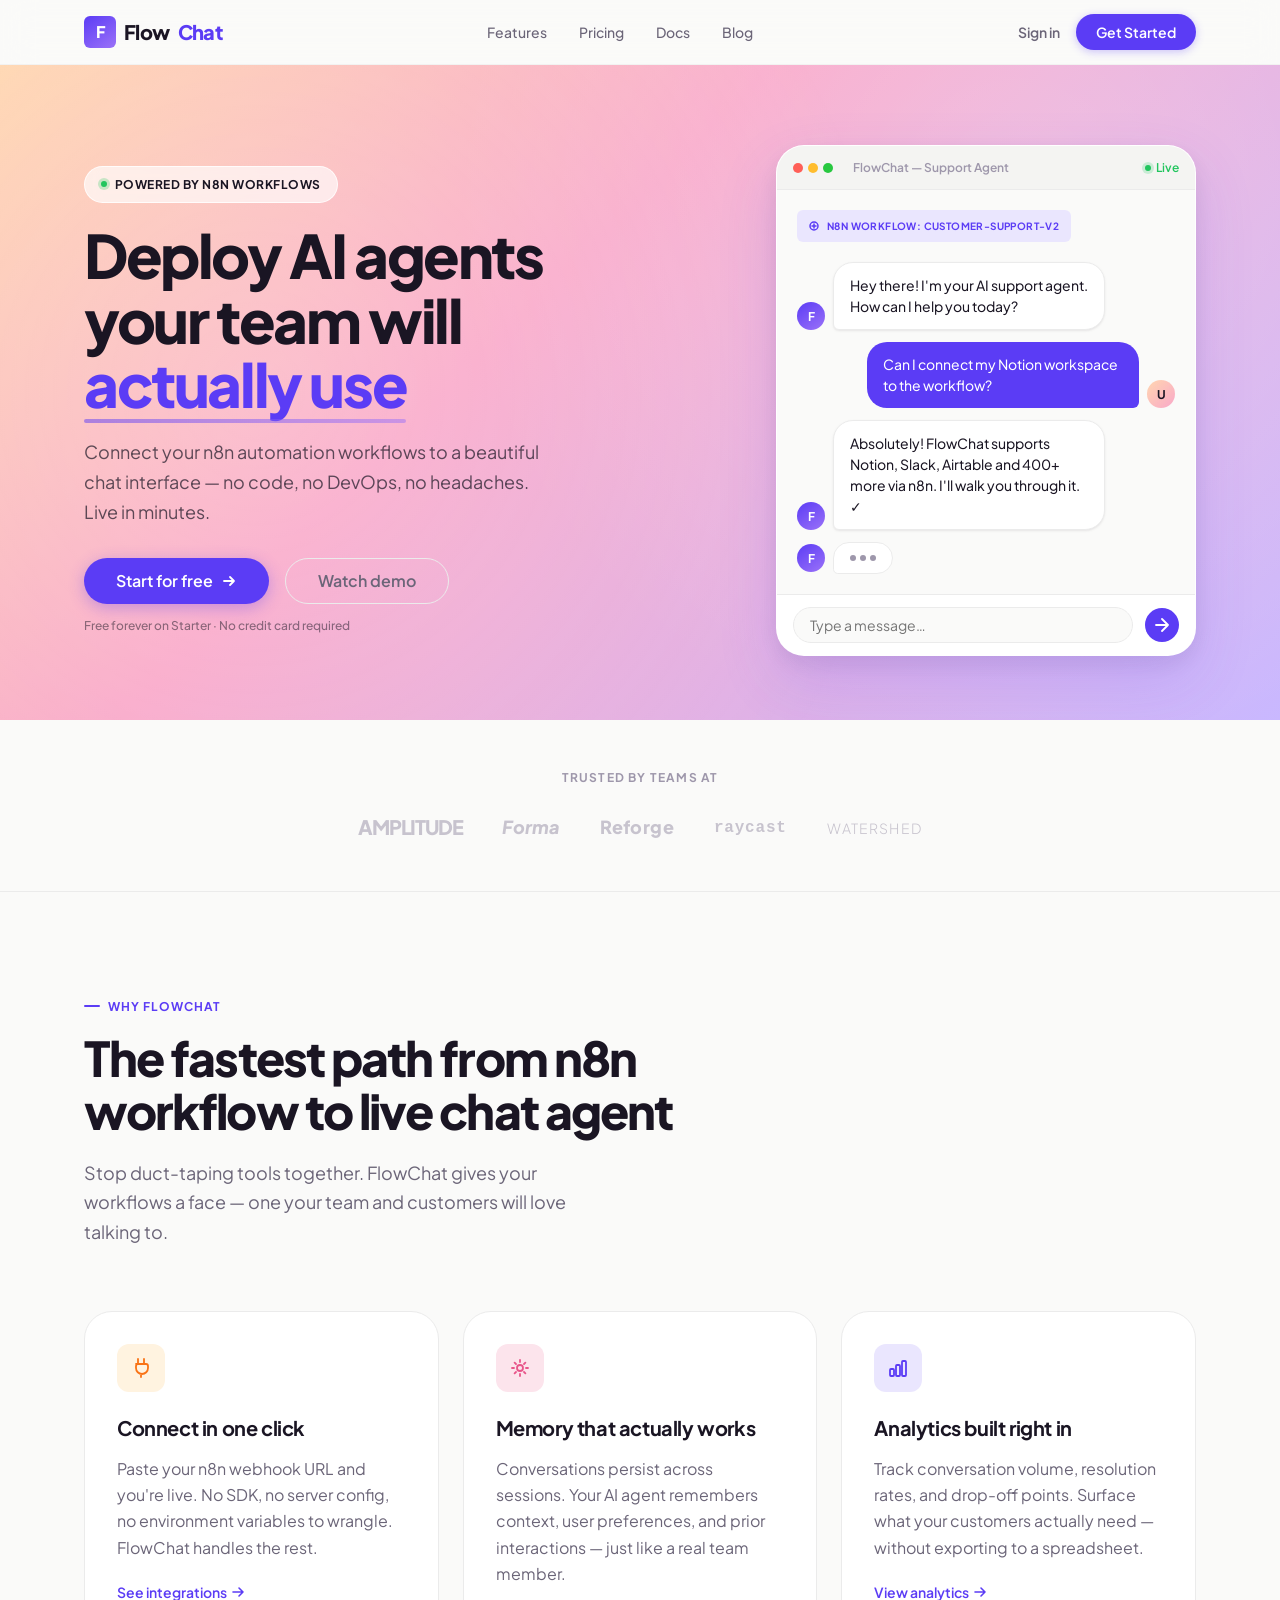
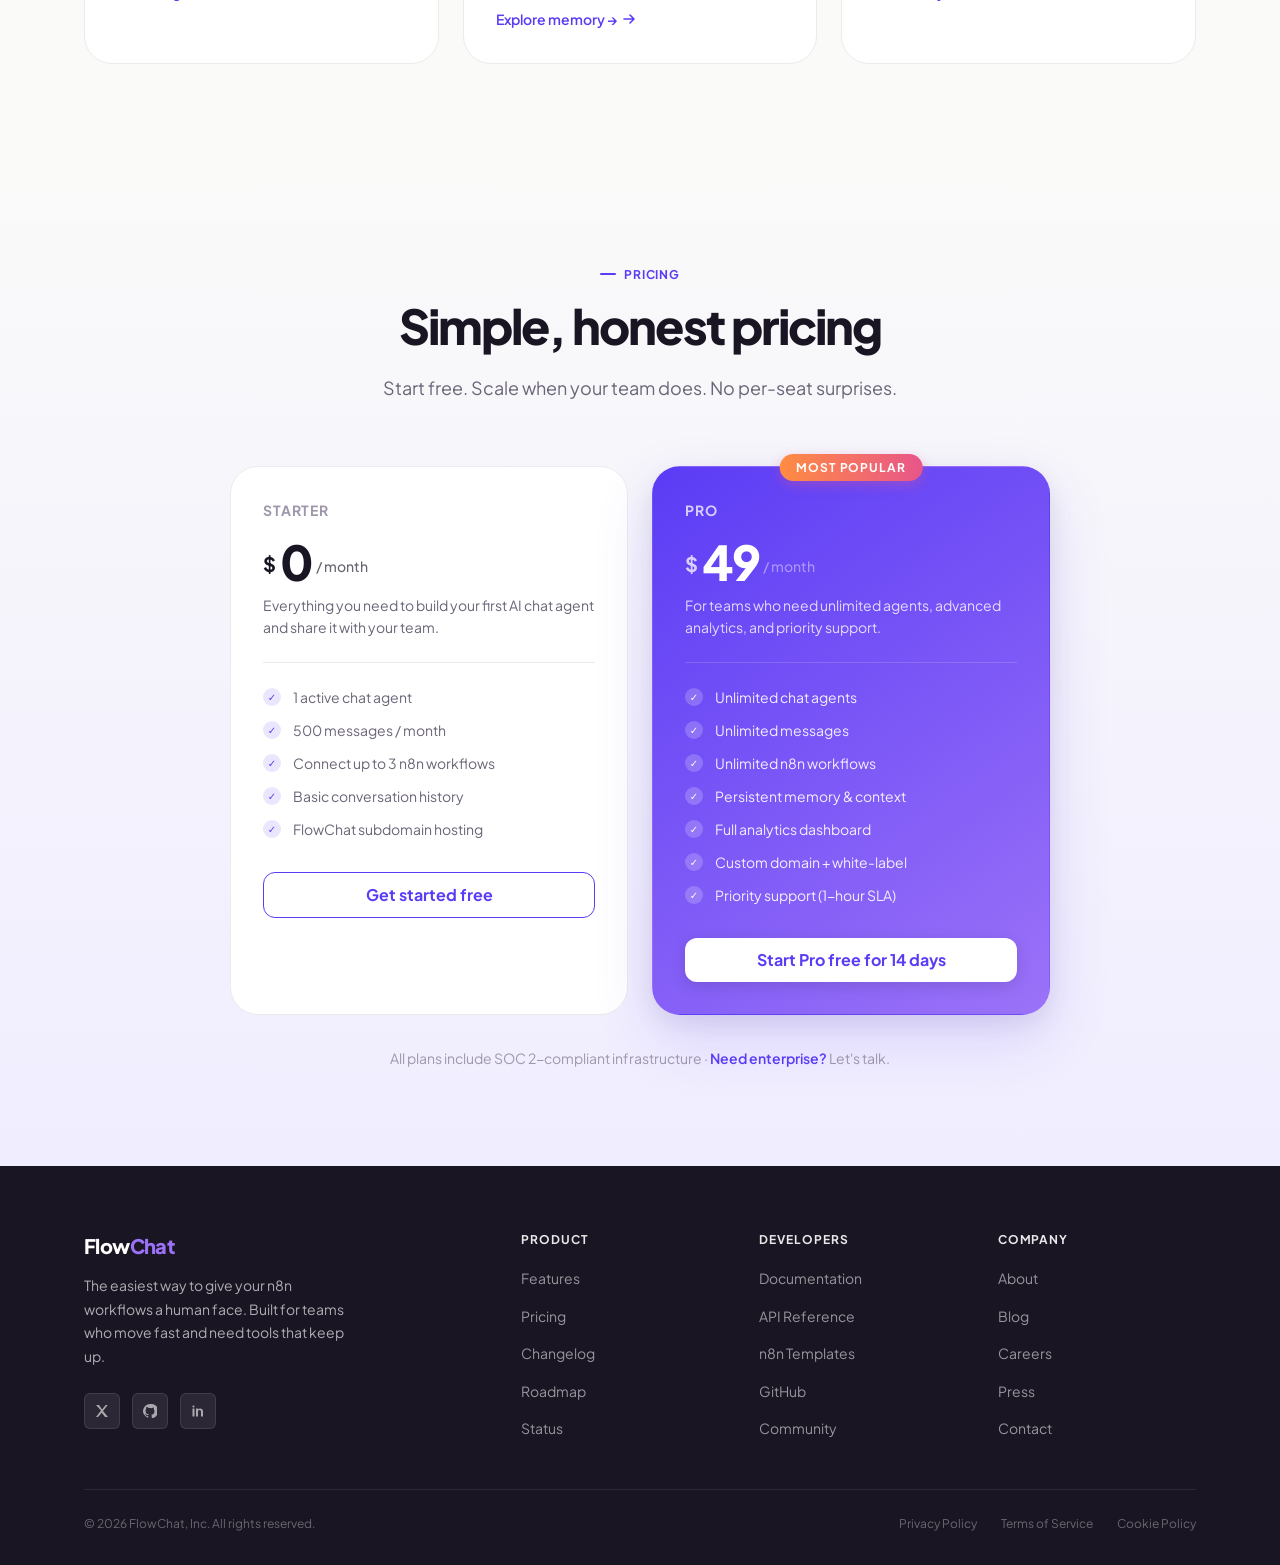
<file: landing-c.html>
<!DOCTYPE html>
<html lang="en">
<head>
  <meta charset="UTF-8" />
  <meta name="viewport" content="width=device-width, initial-scale=1.0" />
  <title>FlowChat — AI Chat Agents Powered by n8n</title>

  <!-- Plus Jakarta Sans: geometric, premium SaaS — deliberately not Inter -->
  <link rel="preconnect" href="https://fonts.googleapis.com" />
  <link rel="preconnect" href="https://fonts.gstatic.com" crossorigin />
  <link
    href="https://fonts.googleapis.com/css2?family=Plus+Jakarta+Sans:ital,wght@0,300;0,400;0,500;0,600;0,700;0,800;1,400&display=swap"
    rel="stylesheet"
  />

  <style>
    /* ─────────────────────────────────────────
       DESIGN TOKENS
       All values sourced from here — never magic numbers
    ───────────────────────────────────────── */
    :root {
      /* Color system */
      --clr-bg:          #FAFAF9;          /* warm off-white base */
      --clr-surface:     #FFFFFF;
      --clr-border:      #EBEBEB;
      --clr-text-primary:   #1A1523;      /* near-black with slight purple tint */
      --clr-text-secondary: #6B6578;
      --clr-text-muted:     #9E97AB;

      /* Accent — deep violet for CTAs; anchors the warm gradient */
      --clr-accent:      #5B3CF5;
      --clr-accent-dark: #4229D9;
      --clr-accent-light:#EAE6FE;

      /* Hero gradient: amber → rose → lavender */
      --grad-hero: linear-gradient(135deg,
        #FFD6B0 0%,
        #F9A8C9 40%,
        #C9B8FF 100%
      );

      /* Card gradient for featured pricing tier */
      --grad-card: linear-gradient(145deg, #5B3CF5 0%, #9B72F8 100%);

      /* Typography */
      --font-sans: 'Plus Jakarta Sans', system-ui, sans-serif;

      /* Type scale (fluid-ish, clamped) */
      --text-xs:   0.75rem;
      --text-sm:   0.875rem;
      --text-base: 1rem;
      --text-lg:   1.125rem;
      --text-xl:   1.25rem;
      --text-2xl:  1.5rem;
      --text-3xl:  1.875rem;
      --text-4xl:  2.25rem;
      --text-5xl:  3rem;
      --text-6xl:  3.75rem;

      /* Spacing scale */
      --space-1:  0.25rem;
      --space-2:  0.5rem;
      --space-3:  0.75rem;
      --space-4:  1rem;
      --space-5:  1.25rem;
      --space-6:  1.5rem;
      --space-8:  2rem;
      --space-10: 2.5rem;
      --space-12: 3rem;
      --space-16: 4rem;
      --space-20: 5rem;
      --space-24: 6rem;
      --space-32: 8rem;

      /* Radii */
      --radius-sm:  6px;
      --radius-md:  12px;
      --radius-lg:  20px;
      --radius-xl:  28px;
      --radius-full: 9999px;

      /* Shadows */
      --shadow-sm:  0 1px 3px rgba(26,21,35,0.06), 0 1px 2px rgba(26,21,35,0.04);
      --shadow-md:  0 4px 16px rgba(26,21,35,0.08), 0 2px 6px rgba(26,21,35,0.05);
      --shadow-lg:  0 12px 40px rgba(26,21,35,0.10), 0 4px 12px rgba(26,21,35,0.06);
      --shadow-xl:  0 24px 60px rgba(91,60,245,0.16), 0 8px 24px rgba(26,21,35,0.08);

      /* Transitions */
      --ease-out: cubic-bezier(0.16, 1, 0.3, 1);
      --dur-fast: 160ms;
      --dur-base: 240ms;
      --dur-slow: 360ms;
    }

    /* ─────────────────────────────────────────
       RESET & BASE
    ───────────────────────────────────────── */
    *, *::before, *::after {
      box-sizing: border-box;
      margin: 0;
      padding: 0;
    }

    html {
      scroll-behavior: smooth;
      -webkit-font-smoothing: antialiased;
    }

    body {
      font-family: var(--font-sans);
      background: var(--clr-bg);
      color: var(--clr-text-primary);
      font-size: var(--text-base);
      line-height: 1.6;
      overflow-x: hidden;
    }

    a {
      color: inherit;
      text-decoration: none;
    }

    img { display: block; max-width: 100%; }

    ul { list-style: none; }

    /* ─────────────────────────────────────────
       UTILITY CLASSES
    ───────────────────────────────────────── */
    .container {
      width: 100%;
      max-width: 1160px;
      margin-inline: auto;
      padding-inline: var(--space-6);
    }

    .sr-only {
      position: absolute;
      width: 1px; height: 1px;
      padding: 0; margin: -1px;
      overflow: hidden;
      clip: rect(0,0,0,0);
      white-space: nowrap;
      border: 0;
    }

    /* Entrance animations — CSS only, no JS required */
    @keyframes fadeUp {
      from { opacity: 0; transform: translateY(24px); }
      to   { opacity: 1; transform: translateY(0); }
    }

    @keyframes fadeIn {
      from { opacity: 0; }
      to   { opacity: 1; }
    }

    @keyframes scaleIn {
      from { opacity: 0; transform: scale(0.94); }
      to   { opacity: 1; transform: scale(1); }
    }

    /* Typing dots animation for chat mock */
    @keyframes blink {
      0%, 80%, 100% { opacity: 0.2; transform: scale(0.8); }
      40%            { opacity: 1;   transform: scale(1); }
    }

    /* Subtle float for the chat card */
    @keyframes float {
      0%, 100% { transform: translateY(0px) rotate(-1deg); }
      50%       { transform: translateY(-8px) rotate(-1deg); }
    }

    /* ─────────────────────────────────────────
       NAVBAR
    ───────────────────────────────────────── */
    .nav {
      position: sticky;
      top: 0;
      z-index: 100;
      /* Glass morphism: readable on the gradient hero */
      background: rgba(250, 250, 249, 0.82);
      backdrop-filter: blur(16px);
      -webkit-backdrop-filter: blur(16px);
      border-bottom: 1px solid rgba(235,235,235,0.6);
    }

    .nav__inner {
      display: flex;
      align-items: center;
      justify-content: space-between;
      height: 64px;
    }

    /* Logo: wordmark — two-tone color signals product quality */
    .nav__logo {
      display: flex;
      align-items: center;
      gap: var(--space-2);
      font-weight: 800;
      font-size: var(--text-xl);
      letter-spacing: -0.03em;
      color: var(--clr-text-primary);
    }

    .nav__logo-icon {
      width: 32px;
      height: 32px;
      background: var(--grad-card);
      border-radius: var(--radius-sm);
      display: flex;
      align-items: center;
      justify-content: center;
      color: #fff;
      font-size: var(--text-base);
      font-weight: 800;
      flex-shrink: 0;
    }

    .nav__logo span { color: var(--clr-accent); }

    .nav__links {
      display: flex;
      align-items: center;
      gap: var(--space-8);
    }

    .nav__link {
      font-size: var(--text-sm);
      font-weight: 500;
      color: var(--clr-text-secondary);
      transition: color var(--dur-fast) var(--ease-out);
    }

    .nav__link:hover { color: var(--clr-text-primary); }

    .nav__actions {
      display: flex;
      align-items: center;
      gap: var(--space-4);
    }

    .nav__signin {
      font-size: var(--text-sm);
      font-weight: 600;
      color: var(--clr-text-secondary);
      transition: color var(--dur-fast) var(--ease-out);
    }

    .nav__signin:hover { color: var(--clr-text-primary); }

    /* ─────────────────────────────────────────
       BUTTON SYSTEM
    ───────────────────────────────────────── */
    .btn {
      display: inline-flex;
      align-items: center;
      justify-content: center;
      gap: var(--space-2);
      font-family: var(--font-sans);
      font-weight: 600;
      font-size: var(--text-sm);
      line-height: 1;
      border: none;
      cursor: pointer;
      border-radius: var(--radius-full);
      transition:
        transform var(--dur-fast) var(--ease-out),
        box-shadow var(--dur-fast) var(--ease-out),
        background var(--dur-fast) var(--ease-out);
      white-space: nowrap;
      text-decoration: none;
    }

    .btn:focus-visible {
      outline: 2px solid var(--clr-accent);
      outline-offset: 3px;
    }

    .btn--primary {
      background: var(--clr-accent);
      color: #fff;
      padding: 11px var(--space-5);
      box-shadow: 0 2px 8px rgba(91,60,245,0.30);
    }

    .btn--primary:hover {
      background: var(--clr-accent-dark);
      transform: translateY(-1px);
      box-shadow: 0 6px 20px rgba(91,60,245,0.38);
    }

    .btn--primary:active { transform: translateY(0); }

    .btn--primary-lg {
      font-size: var(--text-base);
      padding: 15px var(--space-8);
      box-shadow: 0 4px 16px rgba(91,60,245,0.32);
    }

    .btn--primary-lg:hover {
      transform: translateY(-2px);
      box-shadow: 0 8px 28px rgba(91,60,245,0.40);
    }

    .btn--ghost {
      background: transparent;
      color: var(--clr-text-secondary);
      padding: 11px var(--space-5);
      border: 1.5px solid var(--clr-border);
    }

    .btn--ghost:hover {
      border-color: var(--clr-accent);
      color: var(--clr-accent);
      transform: translateY(-1px);
    }

    .btn--ghost-lg {
      font-size: var(--text-base);
      padding: 14px var(--space-8);
    }

    .btn--white {
      background: #fff;
      color: var(--clr-accent);
      padding: 15px var(--space-8);
      font-size: var(--text-base);
      box-shadow: var(--shadow-md);
    }

    .btn--white:hover {
      transform: translateY(-2px);
      box-shadow: var(--shadow-lg);
    }

    /* ─────────────────────────────────────────
       HERO SECTION
    ───────────────────────────────────────── */
    .hero {
      /* The defining visual decision: warm-to-cool gradient */
      background: var(--grad-hero);
      padding: var(--space-20) 0 var(--space-16);
      overflow: hidden;
      position: relative;
    }

    /* Subtle texture overlay to prevent gradient from feeling flat */
    .hero::before {
      content: '';
      position: absolute;
      inset: 0;
      background-image:
        radial-gradient(circle at 20% 50%, rgba(255,255,255,0.18) 0%, transparent 60%),
        radial-gradient(circle at 80% 20%, rgba(255,255,255,0.22) 0%, transparent 50%);
      pointer-events: none;
    }

    .hero__inner {
      display: grid;
      grid-template-columns: 1fr 1fr;
      gap: var(--space-16);
      align-items: center;
      position: relative;
      z-index: 1;
    }

    .hero__badge {
      display: inline-flex;
      align-items: center;
      gap: var(--space-2);
      background: rgba(255,255,255,0.65);
      backdrop-filter: blur(8px);
      border: 1px solid rgba(255,255,255,0.8);
      border-radius: var(--radius-full);
      padding: var(--space-2) var(--space-4);
      font-size: var(--text-xs);
      font-weight: 700;
      color: var(--clr-text-primary);
      letter-spacing: 0.04em;
      text-transform: uppercase;
      margin-bottom: var(--space-5);
      animation: fadeIn 0.6s var(--ease-out) both;
    }

    .hero__badge-dot {
      width: 6px;
      height: 6px;
      border-radius: 50%;
      background: #22c55e; /* green — signals "live / active" */
      box-shadow: 0 0 0 3px rgba(34,197,94,0.25);
    }

    .hero__headline {
      font-size: clamp(var(--text-4xl), 5vw, var(--text-6xl));
      font-weight: 800;
      line-height: 1.08;
      letter-spacing: -0.04em;
      color: var(--clr-text-primary);
      margin-bottom: var(--space-5);
      animation: fadeUp 0.7s var(--ease-out) 0.1s both;
    }

    /* Accent underline on the keyword — draws the eye to the value prop */
    .hero__headline mark {
      background: none;
      color: var(--clr-accent);
      position: relative;
    }

    .hero__headline mark::after {
      content: '';
      position: absolute;
      bottom: -2px;
      left: 0; right: 0;
      height: 4px;
      border-radius: 2px;
      background: linear-gradient(90deg, var(--clr-accent), #9B72F8);
      opacity: 0.5;
    }

    .hero__sub {
      font-size: var(--text-lg);
      font-weight: 400;
      color: rgba(26,21,35,0.70);
      line-height: 1.65;
      max-width: 480px;
      margin-bottom: var(--space-8);
      animation: fadeUp 0.7s var(--ease-out) 0.2s both;
    }

    .hero__cta-group {
      display: flex;
      align-items: center;
      flex-wrap: wrap;
      gap: var(--space-4);
      animation: fadeUp 0.7s var(--ease-out) 0.3s both;
    }

    .hero__cta-note {
      font-size: var(--text-xs);
      color: rgba(26,21,35,0.50);
      font-weight: 500;
    }

    /* ─────────────────────────────────────────
       MOCK CHAT UI — built entirely in HTML/CSS
       Represents the actual product in use
    ───────────────────────────────────────── */
    .chat-preview {
      /* Float animation makes it feel alive without being distracting */
      animation:
        scaleIn 0.8s var(--ease-out) 0.2s both,
        float 5s ease-in-out 1.2s infinite;
      transform-origin: center;
    }

    .chat-window {
      background: var(--clr-surface);
      border-radius: var(--radius-xl);
      box-shadow: var(--shadow-xl);
      overflow: hidden;
      border: 1px solid rgba(255,255,255,0.9);
      max-width: 420px;
      margin-left: auto;
    }

    /* Window chrome — the three dots make it feel like a real app */
    .chat-window__chrome {
      background: #F4F4F2;
      border-bottom: 1px solid var(--clr-border);
      padding: var(--space-3) var(--space-4);
      display: flex;
      align-items: center;
      gap: var(--space-3);
    }

    .chrome__dots {
      display: flex;
      gap: 5px;
    }

    .chrome__dot {
      width: 10px;
      height: 10px;
      border-radius: 50%;
    }

    .chrome__dot--red    { background: #FF5F57; }
    .chrome__dot--yellow { background: #FFBD2E; }
    .chrome__dot--green  { background: #28C840; }

    .chrome__title {
      font-size: var(--text-xs);
      font-weight: 600;
      color: var(--clr-text-muted);
      margin-left: var(--space-2);
    }

    .chrome__status {
      margin-left: auto;
      display: flex;
      align-items: center;
      gap: 5px;
      font-size: var(--text-xs);
      font-weight: 600;
      color: #22c55e;
    }

    .chrome__status-dot {
      width: 6px;
      height: 6px;
      background: #22c55e;
      border-radius: 50%;
      box-shadow: 0 0 0 3px rgba(34,197,94,0.2);
    }

    /* Chat message body */
    .chat-window__body {
      padding: var(--space-5);
      display: flex;
      flex-direction: column;
      gap: var(--space-3);
      background: #FAFAF9;
      min-height: 280px;
    }

    .chat-msg {
      display: flex;
      align-items: flex-end;
      gap: var(--space-2);
      animation: fadeUp 0.5s var(--ease-out) both;
    }

    .chat-msg--user { flex-direction: row-reverse; }

    .chat-msg__avatar {
      width: 28px;
      height: 28px;
      border-radius: 50%;
      flex-shrink: 0;
      display: flex;
      align-items: center;
      justify-content: center;
      font-size: 12px;
      font-weight: 700;
    }

    .chat-msg__avatar--bot {
      background: var(--grad-card);
      color: #fff;
    }

    .chat-msg__avatar--user {
      background: linear-gradient(135deg, #FFD6B0, #F9A8C9);
      color: var(--clr-text-primary);
    }

    .chat-msg__bubble {
      max-width: 72%;
      padding: var(--space-3) var(--space-4);
      border-radius: var(--radius-lg);
      font-size: var(--text-sm);
      line-height: 1.5;
      font-weight: 450;
    }

    .chat-msg--bot .chat-msg__bubble {
      background: var(--clr-surface);
      color: var(--clr-text-primary);
      border: 1px solid var(--clr-border);
      border-bottom-left-radius: var(--radius-sm);
      box-shadow: var(--shadow-sm);
    }

    .chat-msg--user .chat-msg__bubble {
      background: var(--clr-accent);
      color: #fff;
      border-bottom-right-radius: var(--radius-sm);
    }

    /* Typing indicator */
    .chat-typing {
      display: flex;
      align-items: center;
      gap: var(--space-2);
      animation: fadeUp 0.5s var(--ease-out) 0.8s both;
    }

    .typing-dots {
      display: flex;
      gap: 4px;
      background: var(--clr-surface);
      border: 1px solid var(--clr-border);
      border-radius: var(--radius-lg);
      border-bottom-left-radius: var(--radius-sm);
      padding: var(--space-3) var(--space-4);
    }

    .typing-dot {
      width: 6px;
      height: 6px;
      background: var(--clr-text-muted);
      border-radius: 50%;
      animation: blink 1.4s ease-in-out infinite;
    }

    .typing-dot:nth-child(2) { animation-delay: 0.2s; }
    .typing-dot:nth-child(3) { animation-delay: 0.4s; }

    /* Chat input bar */
    .chat-window__input {
      padding: var(--space-3) var(--space-4);
      border-top: 1px solid var(--clr-border);
      display: flex;
      align-items: center;
      gap: var(--space-3);
      background: var(--clr-surface);
    }

    .chat-input-field {
      flex: 1;
      background: var(--clr-bg);
      border: 1px solid var(--clr-border);
      border-radius: var(--radius-full);
      padding: var(--space-2) var(--space-4);
      font-size: var(--text-sm);
      font-family: var(--font-sans);
      color: var(--clr-text-muted);
      outline: none;
    }

    .chat-send-btn {
      width: 34px;
      height: 34px;
      border-radius: 50%;
      background: var(--clr-accent);
      border: none;
      display: flex;
      align-items: center;
      justify-content: center;
      cursor: pointer;
      flex-shrink: 0;
    }

    /* n8n workflow tag — signals the product integration */
    .chat-workflow-tag {
      display: flex;
      align-items: center;
      gap: var(--space-2);
      padding: var(--space-2) var(--space-3);
      background: var(--clr-accent-light);
      border-radius: var(--radius-sm);
      font-size: 10px;
      font-weight: 700;
      color: var(--clr-accent);
      letter-spacing: 0.04em;
      text-transform: uppercase;
      margin-bottom: var(--space-2);
      width: fit-content;
    }

    /* ─────────────────────────────────────────
       SOCIAL PROOF STRIP
       Text-based logos with smart styling — implies brand recognition
    ───────────────────────────────────────── */
    .social-proof {
      padding: var(--space-12) 0;
      border-bottom: 1px solid var(--clr-border);
    }

    .social-proof__label {
      text-align: center;
      font-size: var(--text-xs);
      font-weight: 700;
      letter-spacing: 0.1em;
      text-transform: uppercase;
      color: var(--clr-text-muted);
      margin-bottom: var(--space-6);
    }

    .social-proof__logos {
      display: flex;
      align-items: center;
      justify-content: center;
      flex-wrap: wrap;
      gap: var(--space-10);
    }

    /* Each "logo" is styled text with unique typographic personality */
    .logo-item {
      font-weight: 800;
      font-size: var(--text-lg);
      color: var(--clr-text-muted);
      letter-spacing: -0.03em;
      opacity: 0.55;
      transition: opacity var(--dur-base) var(--ease-out);
      user-select: none;
    }

    .logo-item:hover { opacity: 0.85; }

    /* Give each logo a distinct visual character */
    .logo-item--serif       { font-style: italic; letter-spacing: 0; }
    .logo-item--mono        { font-family: 'Courier New', monospace; font-size: var(--text-base); letter-spacing: 0.05em; }
    .logo-item--condensed   { letter-spacing: -0.06em; font-size: var(--text-xl); }
    .logo-item--light       { font-weight: 300; letter-spacing: 0.08em; text-transform: uppercase; font-size: var(--text-sm); }
    .logo-item--rounded     { letter-spacing: 0.02em; }

    /* ─────────────────────────────────────────
       FEATURES SECTION
    ───────────────────────────────────────── */
    .features {
      padding: var(--space-24) 0;
    }

    .section-label {
      display: inline-flex;
      align-items: center;
      gap: var(--space-2);
      font-size: var(--text-xs);
      font-weight: 700;
      letter-spacing: 0.08em;
      text-transform: uppercase;
      color: var(--clr-accent);
      margin-bottom: var(--space-4);
    }

    .section-label::before {
      content: '';
      display: block;
      width: 16px;
      height: 2px;
      background: var(--clr-accent);
      border-radius: 1px;
    }

    .section-headline {
      font-size: clamp(var(--text-3xl), 4vw, var(--text-5xl));
      font-weight: 800;
      letter-spacing: -0.04em;
      line-height: 1.1;
      color: var(--clr-text-primary);
      margin-bottom: var(--space-5);
      max-width: 600px;
    }

    .section-sub {
      font-size: var(--text-lg);
      color: var(--clr-text-secondary);
      line-height: 1.65;
      max-width: 520px;
      margin-bottom: var(--space-16);
    }

    .features__grid {
      display: grid;
      grid-template-columns: repeat(3, 1fr);
      gap: var(--space-6);
    }

    .feature-card {
      background: var(--clr-surface);
      border: 1px solid var(--clr-border);
      border-radius: var(--radius-xl);
      padding: var(--space-8);
      transition:
        transform var(--dur-base) var(--ease-out),
        box-shadow var(--dur-base) var(--ease-out),
        border-color var(--dur-base) var(--ease-out);
    }

    .feature-card:hover {
      transform: translateY(-4px);
      box-shadow: var(--shadow-lg);
      border-color: rgba(91,60,245,0.2);
    }

    .feature-card__icon {
      width: 48px;
      height: 48px;
      border-radius: var(--radius-md);
      display: flex;
      align-items: center;
      justify-content: center;
      margin-bottom: var(--space-5);
      font-size: 22px;
    }

    /* Each feature gets a different warm-tone icon background */
    .feature-card__icon--amber  { background: #FFF3E0; }
    .feature-card__icon--rose   { background: #FCE4EC; }
    .feature-card__icon--violet { background: var(--clr-accent-light); }

    .feature-card__title {
      font-size: var(--text-xl);
      font-weight: 700;
      letter-spacing: -0.02em;
      color: var(--clr-text-primary);
      margin-bottom: var(--space-3);
    }

    .feature-card__desc {
      font-size: var(--text-base);
      color: var(--clr-text-secondary);
      line-height: 1.65;
    }

    .feature-card__link {
      display: inline-flex;
      align-items: center;
      gap: var(--space-1);
      margin-top: var(--space-5);
      font-size: var(--text-sm);
      font-weight: 600;
      color: var(--clr-accent);
      transition: gap var(--dur-fast) var(--ease-out);
    }

    .feature-card__link:hover { gap: var(--space-2); }

    /* ─────────────────────────────────────────
       PRICING SECTION
    ───────────────────────────────────────── */
    .pricing {
      padding: var(--space-24) 0;
      background: linear-gradient(180deg, var(--clr-bg) 0%, #F0EDFF 100%);
    }

    .pricing__header {
      text-align: center;
      margin-bottom: var(--space-12);
    }

    .pricing__grid {
      display: grid;
      grid-template-columns: repeat(2, 1fr);
      gap: var(--space-6);
      max-width: 820px;
      margin-inline: auto;
    }

    .pricing-card {
      background: var(--clr-surface);
      border: 1.5px solid var(--clr-border);
      border-radius: var(--radius-xl);
      padding: var(--space-8);
      position: relative;
      transition:
        transform var(--dur-base) var(--ease-out),
        box-shadow var(--dur-base) var(--ease-out);
    }

    .pricing-card:hover { transform: translateY(-3px); }

    /* Featured card: uses the accent gradient — immediately draws the eye */
    .pricing-card--featured {
      background: var(--grad-card);
      border-color: transparent;
      box-shadow: var(--shadow-xl);
      color: #fff;
    }

    .pricing-card--featured:hover {
      transform: translateY(-5px);
      box-shadow: 0 32px 64px rgba(91,60,245,0.25), 0 8px 24px rgba(26,21,35,0.1);
    }

    .pricing-badge {
      position: absolute;
      top: -13px;
      left: 50%;
      transform: translateX(-50%);
      background: linear-gradient(90deg, #FF8C42, #E8558A);
      color: #fff;
      font-size: var(--text-xs);
      font-weight: 700;
      letter-spacing: 0.08em;
      text-transform: uppercase;
      padding: var(--space-1) var(--space-4);
      border-radius: var(--radius-full);
      white-space: nowrap;
      box-shadow: 0 4px 12px rgba(232,85,138,0.35);
    }

    .pricing-card__tier {
      font-size: var(--text-sm);
      font-weight: 700;
      letter-spacing: 0.06em;
      text-transform: uppercase;
      margin-bottom: var(--space-4);
    }

    .pricing-card--featured .pricing-card__tier { color: rgba(255,255,255,0.75); }
    .pricing-card:not(.pricing-card--featured) .pricing-card__tier { color: var(--clr-text-muted); }

    .pricing-card__price {
      display: flex;
      align-items: flex-end;
      gap: var(--space-1);
      margin-bottom: var(--space-2);
    }

    .price-currency {
      font-size: var(--text-xl);
      font-weight: 700;
      padding-bottom: 6px;
    }

    .price-amount {
      font-size: var(--text-5xl);
      font-weight: 800;
      letter-spacing: -0.04em;
      line-height: 1;
    }

    .price-period {
      font-size: var(--text-sm);
      font-weight: 500;
      padding-bottom: 8px;
      opacity: 0.65;
    }

    .pricing-card__desc {
      font-size: var(--text-sm);
      line-height: 1.6;
      margin-bottom: var(--space-6);
    }

    .pricing-card--featured .pricing-card__desc { color: rgba(255,255,255,0.80); }
    .pricing-card:not(.pricing-card--featured) .pricing-card__desc { color: var(--clr-text-secondary); }

    .pricing-divider {
      height: 1px;
      margin-bottom: var(--space-6);
    }

    .pricing-card--featured .pricing-divider { background: rgba(255,255,255,0.15); }
    .pricing-card:not(.pricing-card--featured) .pricing-divider { background: var(--clr-border); }

    .pricing-features {
      display: flex;
      flex-direction: column;
      gap: var(--space-3);
      margin-bottom: var(--space-8);
    }

    .pricing-feature {
      display: flex;
      align-items: flex-start;
      gap: var(--space-3);
      font-size: var(--text-sm);
      line-height: 1.5;
    }

    .pricing-feature--featured { color: rgba(255,255,255,0.90); }
    .pricing-feature:not(.pricing-feature--featured) { color: var(--clr-text-secondary); }

    .pricing-check {
      width: 18px;
      height: 18px;
      border-radius: 50%;
      flex-shrink: 0;
      margin-top: 1px;
      display: flex;
      align-items: center;
      justify-content: center;
      font-size: 10px;
    }

    .pricing-check--featured {
      background: rgba(255,255,255,0.2);
      color: #fff;
    }

    .pricing-check--default {
      background: var(--clr-accent-light);
      color: var(--clr-accent);
    }

    .btn--pricing-featured {
      width: 100%;
      padding: 14px;
      font-size: var(--text-base);
      background: #fff;
      color: var(--clr-accent);
      border-radius: var(--radius-md);
      font-weight: 700;
      box-shadow: 0 4px 16px rgba(0,0,0,0.12);
      transition:
        transform var(--dur-fast) var(--ease-out),
        box-shadow var(--dur-fast) var(--ease-out);
    }

    .btn--pricing-featured:hover {
      transform: translateY(-2px);
      box-shadow: 0 8px 24px rgba(0,0,0,0.18);
    }

    .btn--pricing-default {
      width: 100%;
      padding: 14px;
      font-size: var(--text-base);
      background: transparent;
      color: var(--clr-accent);
      border: 1.5px solid var(--clr-accent);
      border-radius: var(--radius-md);
      font-weight: 700;
      transition:
        background var(--dur-fast) var(--ease-out),
        transform var(--dur-fast) var(--ease-out);
    }

    .btn--pricing-default:hover {
      background: var(--clr-accent-light);
      transform: translateY(-1px);
    }

    .pricing__footer-note {
      text-align: center;
      margin-top: var(--space-8);
      font-size: var(--text-sm);
      color: var(--clr-text-muted);
    }

    /* ─────────────────────────────────────────
       FOOTER
    ───────────────────────────────────────── */
    .footer {
      background: var(--clr-text-primary);
      color: rgba(255,255,255,0.65);
      padding: var(--space-16) 0 var(--space-8);
    }

    .footer__inner {
      display: grid;
      grid-template-columns: 2fr 1fr 1fr 1fr;
      gap: var(--space-10);
      margin-bottom: var(--space-12);
    }

    .footer__brand-name {
      font-weight: 800;
      font-size: var(--text-xl);
      color: #fff;
      letter-spacing: -0.03em;
      margin-bottom: var(--space-3);
    }

    .footer__brand-name span { color: #9B72F8; }

    .footer__brand-desc {
      font-size: var(--text-sm);
      line-height: 1.7;
      max-width: 260px;
      margin-bottom: var(--space-6);
    }

    .footer__social {
      display: flex;
      gap: var(--space-3);
    }

    .footer__social-link {
      width: 36px;
      height: 36px;
      border-radius: var(--radius-sm);
      background: rgba(255,255,255,0.08);
      border: 1px solid rgba(255,255,255,0.10);
      display: flex;
      align-items: center;
      justify-content: center;
      font-size: var(--text-sm);
      color: rgba(255,255,255,0.60);
      transition:
        background var(--dur-fast) var(--ease-out),
        color var(--dur-fast) var(--ease-out);
    }

    .footer__social-link:hover {
      background: rgba(255,255,255,0.15);
      color: #fff;
    }

    .footer__col-title {
      font-size: var(--text-xs);
      font-weight: 700;
      text-transform: uppercase;
      letter-spacing: 0.08em;
      color: rgba(255,255,255,0.90);
      margin-bottom: var(--space-4);
    }

    .footer__links {
      display: flex;
      flex-direction: column;
      gap: var(--space-3);
    }

    .footer__link {
      font-size: var(--text-sm);
      color: rgba(255,255,255,0.55);
      transition: color var(--dur-fast) var(--ease-out);
    }

    .footer__link:hover { color: rgba(255,255,255,0.90); }

    .footer__bottom {
      border-top: 1px solid rgba(255,255,255,0.08);
      padding-top: var(--space-6);
      display: flex;
      align-items: center;
      justify-content: space-between;
      gap: var(--space-4);
      flex-wrap: wrap;
    }

    .footer__copyright {
      font-size: var(--text-xs);
      color: rgba(255,255,255,0.35);
    }

    .footer__bottom-links {
      display: flex;
      gap: var(--space-6);
    }

    .footer__bottom-link {
      font-size: var(--text-xs);
      color: rgba(255,255,255,0.35);
      transition: color var(--dur-fast) var(--ease-out);
    }

    .footer__bottom-link:hover { color: rgba(255,255,255,0.70); }

    /* ─────────────────────────────────────────
       SCROLL-TRIGGERED REVEAL
       Intersection Observer enhances the entrance animations
    ───────────────────────────────────────── */
    .reveal {
      opacity: 0;
      transform: translateY(20px);
      transition:
        opacity 0.6s var(--ease-out),
        transform 0.6s var(--ease-out);
    }

    .reveal.is-visible {
      opacity: 1;
      transform: translateY(0);
    }

    .reveal--delay-1 { transition-delay: 0.1s; }
    .reveal--delay-2 { transition-delay: 0.2s; }
    .reveal--delay-3 { transition-delay: 0.3s; }

    /* ─────────────────────────────────────────
       RESPONSIVE BREAKPOINTS
       Mobile-first — desktop styles override upward
    ───────────────────────────────────────── */
    @media (max-width: 1024px) {
      .features__grid { grid-template-columns: repeat(2, 1fr); }
      .footer__inner  { grid-template-columns: 1fr 1fr; gap: var(--space-8); }
    }

    @media (max-width: 768px) {
      .hero__inner {
        grid-template-columns: 1fr;
        text-align: center;
      }

      .hero__sub    { margin-inline: auto; }
      .hero__badge  { margin-inline: auto; }

      .hero__cta-group {
        justify-content: center;
      }

      .chat-preview {
        /* Shrink and center the chat mock on mobile */
        max-width: 360px;
        margin-inline: auto;
        animation: scaleIn 0.8s var(--ease-out) 0.2s both;
      }

      .features__grid      { grid-template-columns: 1fr; }
      .pricing__grid       { grid-template-columns: 1fr; max-width: 420px; }
      .nav__links          { display: none; }
      .footer__inner       { grid-template-columns: 1fr; }
      .section-headline    { max-width: 100%; }
      .section-sub         { max-width: 100%; }

      .footer__bottom {
        flex-direction: column;
        text-align: center;
      }
    }

    @media (max-width: 480px) {
      .hero { padding: var(--space-12) 0; }
      .social-proof__logos { gap: var(--space-6); }
      .logo-item { font-size: var(--text-base); }
    }
  </style>
</head>

<body>

  <!-- ═══════════════════════════════════════
       NAVBAR
  ═══════════════════════════════════════ -->
  <header role="banner">
    <nav class="nav" aria-label="Main navigation">
      <div class="container">
        <div class="nav__inner">

          <!-- Logo wordmark -->
          <a href="/" class="nav__logo" aria-label="FlowChat home">
            <div class="nav__logo-icon" aria-hidden="true">F</div>
            Flow<span>Chat</span>
          </a>

          <!-- Desktop nav links -->
          <ul class="nav__links" role="list">
            <li><a href="#features" class="nav__link">Features</a></li>
            <li><a href="#pricing"  class="nav__link">Pricing</a></li>
            <li><a href="#"         class="nav__link">Docs</a></li>
            <li><a href="#"         class="nav__link">Blog</a></li>
          </ul>

          <!-- CTA actions -->
          <div class="nav__actions">
            <a href="#" class="nav__signin">Sign in</a>
            <a href="#" class="btn btn--primary">Get Started</a>
          </div>

        </div>
      </div>
    </nav>
  </header>

  <main>

    <!-- ═══════════════════════════════════════
         HERO
    ═══════════════════════════════════════ -->
    <section class="hero" aria-labelledby="hero-headline">
      <div class="container">
        <div class="hero__inner">

          <!-- Left: copy -->
          <div class="hero__copy">
            <div class="hero__badge">
              <span class="hero__badge-dot" aria-hidden="true"></span>
              Powered by n8n Workflows
            </div>

            <h1 class="hero__headline" id="hero-headline">
              Deploy AI agents<br>
              your team will<br>
              <mark>actually use</mark>
            </h1>

            <p class="hero__sub">
              Connect your n8n automation workflows to a beautiful chat interface — no code, no DevOps, no headaches. Live in minutes.
            </p>

            <div class="hero__cta-group">
              <a href="#" class="btn btn--primary btn--primary-lg">
                <!-- Arrow icon inline SVG — no external dependency -->
                Start for free
                <svg width="16" height="16" viewBox="0 0 16 16" fill="none" aria-hidden="true">
                  <path d="M3 8h10M9 4l4 4-4 4" stroke="currentColor" stroke-width="1.8" stroke-linecap="round" stroke-linejoin="round"/>
                </svg>
              </a>
              <a href="#" class="btn btn--ghost btn--ghost-lg">Watch demo</a>
            </div>

            <p class="hero__cta-note" style="margin-top: 12px;">
              Free forever on Starter &middot; No credit card required
            </p>
          </div>

          <!-- Right: mock chat UI -->
          <div class="chat-preview" aria-hidden="true" role="presentation">
            <div class="chat-window">

              <!-- Browser chrome -->
              <div class="chat-window__chrome">
                <div class="chrome__dots">
                  <span class="chrome__dot chrome__dot--red"></span>
                  <span class="chrome__dot chrome__dot--yellow"></span>
                  <span class="chrome__dot chrome__dot--green"></span>
                </div>
                <span class="chrome__title">FlowChat — Support Agent</span>
                <div class="chrome__status">
                  <span class="chrome__status-dot"></span>
                  Live
                </div>
              </div>

              <!-- Chat messages -->
              <div class="chat-window__body">

                <!-- Workflow trigger tag -->
                <div class="chat-workflow-tag" style="animation: fadeIn 0.4s ease both;">
                  <svg width="10" height="10" viewBox="0 0 10 10" fill="none" aria-hidden="true">
                    <circle cx="5" cy="5" r="4" stroke="currentColor" stroke-width="1.5"/>
                    <path d="M3 5h4M5 3v4" stroke="currentColor" stroke-width="1.5" stroke-linecap="round"/>
                  </svg>
                  n8n workflow: customer-support-v2
                </div>

                <!-- Bot greeting -->
                <div class="chat-msg chat-msg--bot" style="animation-delay: 0.1s;">
                  <div class="chat-msg__avatar chat-msg__avatar--bot" aria-label="AI agent">F</div>
                  <div class="chat-msg__bubble">
                    Hey there! I'm your AI support agent. How can I help you today?
                  </div>
                </div>

                <!-- User message -->
                <div class="chat-msg chat-msg--user" style="animation-delay: 0.3s;">
                  <div class="chat-msg__avatar chat-msg__avatar--user" aria-label="User">U</div>
                  <div class="chat-msg__bubble">
                    Can I connect my Notion workspace to the workflow?
                  </div>
                </div>

                <!-- Bot reply -->
                <div class="chat-msg chat-msg--bot" style="animation-delay: 0.55s;">
                  <div class="chat-msg__avatar chat-msg__avatar--bot" aria-label="AI agent">F</div>
                  <div class="chat-msg__bubble">
                    Absolutely! FlowChat supports Notion, Slack, Airtable and 400+ more via n8n. I'll walk you through it. ✓
                  </div>
                </div>

                <!-- Typing indicator — shows the bot is "thinking" -->
                <div class="chat-typing">
                  <div class="chat-msg__avatar chat-msg__avatar--bot" aria-label="AI agent typing">F</div>
                  <div class="typing-dots" role="status" aria-label="Agent is typing">
                    <span class="typing-dot"></span>
                    <span class="typing-dot"></span>
                    <span class="typing-dot"></span>
                  </div>
                </div>

              </div>

              <!-- Input bar -->
              <div class="chat-window__input">
                <input
                  class="chat-input-field"
                  type="text"
                  placeholder="Type a message…"
                  disabled
                  aria-label="Chat input (demo)"
                />
                <button class="chat-send-btn" aria-label="Send message" disabled>
                  <svg width="14" height="14" viewBox="0 0 14 14" fill="none" aria-hidden="true">
                    <path d="M1 7h12M7 1l6 6-6 6" stroke="#fff" stroke-width="1.8" stroke-linecap="round" stroke-linejoin="round"/>
                  </svg>
                </button>
              </div>

            </div>
          </div>

        </div>
      </div>
    </section>

    <!-- ═══════════════════════════════════════
         SOCIAL PROOF STRIP
         Text logos styled to feel like real brand wordmarks
    ═══════════════════════════════════════ -->
    <section class="social-proof" aria-label="Companies using FlowChat">
      <div class="container">
        <p class="social-proof__label">Trusted by teams at</p>
        <ul class="social-proof__logos" role="list">
          <li>
            <span class="logo-item logo-item--condensed" aria-label="Amplitude">AMPLITUDE</span>
          </li>
          <li>
            <span class="logo-item logo-item--serif" aria-label="Forma">Forma</span>
          </li>
          <li>
            <span class="logo-item logo-item--rounded" aria-label="Reforge">Reforge</span>
          </li>
          <li>
            <span class="logo-item logo-item--mono" aria-label="Raycast">raycast</span>
          </li>
          <li>
            <span class="logo-item logo-item--light" aria-label="Watershed">Watershed</span>
          </li>
        </ul>
      </div>
    </section>

    <!-- ═══════════════════════════════════════
         FEATURES
    ═══════════════════════════════════════ -->
    <section class="features" id="features" aria-labelledby="features-headline">
      <div class="container">

        <div class="reveal">
          <div class="section-label">Why FlowChat</div>
          <h2 class="section-headline" id="features-headline">
            The fastest path from n8n workflow to live chat agent
          </h2>
          <p class="section-sub">
            Stop duct-taping tools together. FlowChat gives your workflows a face — one your team and customers will love talking to.
          </p>
        </div>

        <div class="features__grid">

          <!-- Feature 1 -->
          <article class="feature-card reveal reveal--delay-1">
            <div class="feature-card__icon feature-card__icon--amber" aria-hidden="true">
              <!-- Plug icon: visual metaphor for "connect instantly" -->
              <svg width="22" height="22" viewBox="0 0 22 22" fill="none">
                <path d="M8 2v5M14 2v5M6 7h10a2 2 0 0 1 2 2v2a6 6 0 0 1-12 0V9a2 2 0 0 1 2-2ZM11 17v3" stroke="#F97316" stroke-width="1.8" stroke-linecap="round" stroke-linejoin="round"/>
              </svg>
            </div>
            <h3 class="feature-card__title">Connect in one click</h3>
            <p class="feature-card__desc">
              Paste your n8n webhook URL and you're live. No SDK, no server config, no environment variables to wrangle. FlowChat handles the rest.
            </p>
            <a href="#" class="feature-card__link">
              See integrations
              <svg width="14" height="14" viewBox="0 0 14 14" fill="none" aria-hidden="true">
                <path d="M2 7h10M8 3l4 4-4 4" stroke="currentColor" stroke-width="1.6" stroke-linecap="round" stroke-linejoin="round"/>
              </svg>
            </a>
          </article>

          <!-- Feature 2 -->
          <article class="feature-card reveal reveal--delay-2">
            <div class="feature-card__icon feature-card__icon--rose" aria-hidden="true">
              <!-- Sparkle icon: visual metaphor for "smart / AI" -->
              <svg width="22" height="22" viewBox="0 0 22 22" fill="none">
                <path d="M11 3v2M11 17v2M3 11h2M17 11h2M5.6 5.6l1.4 1.4M15 15l1.4 1.4M5.6 16.4l1.4-1.4M15 7l1.4-1.4" stroke="#E8558A" stroke-width="1.8" stroke-linecap="round"/>
                <circle cx="11" cy="11" r="3" stroke="#E8558A" stroke-width="1.8"/>
              </svg>
            </div>
            <h3 class="feature-card__title">Memory that actually works</h3>
            <p class="feature-card__desc">
              Conversations persist across sessions. Your AI agent remembers context, user preferences, and prior interactions — just like a real team member.
            </p>
            <a href="#" class="feature-card__link">
              Explore memory →
              <svg width="14" height="14" viewBox="0 0 14 14" fill="none" aria-hidden="true">
                <path d="M2 7h10M8 3l4 4-4 4" stroke="currentColor" stroke-width="1.6" stroke-linecap="round" stroke-linejoin="round"/>
              </svg>
            </a>
          </article>

          <!-- Feature 3 -->
          <article class="feature-card reveal reveal--delay-3">
            <div class="feature-card__icon feature-card__icon--violet" aria-hidden="true">
              <!-- Chart icon: visual metaphor for "analytics" -->
              <svg width="22" height="22" viewBox="0 0 22 22" fill="none">
                <rect x="3" y="12" width="4" height="7" rx="1" stroke="#5B3CF5" stroke-width="1.8"/>
                <rect x="9" y="8"  width="4" height="11" rx="1" stroke="#5B3CF5" stroke-width="1.8"/>
                <rect x="15" y="4" width="4" height="15" rx="1" stroke="#5B3CF5" stroke-width="1.8"/>
              </svg>
            </div>
            <h3 class="feature-card__title">Analytics built right in</h3>
            <p class="feature-card__desc">
              Track conversation volume, resolution rates, and drop-off points. Surface what your customers actually need — without exporting to a spreadsheet.
            </p>
            <a href="#" class="feature-card__link">
              View analytics
              <svg width="14" height="14" viewBox="0 0 14 14" fill="none" aria-hidden="true">
                <path d="M2 7h10M8 3l4 4-4 4" stroke="currentColor" stroke-width="1.6" stroke-linecap="round" stroke-linejoin="round"/>
              </svg>
            </a>
          </article>

        </div>
      </div>
    </section>

    <!-- ═══════════════════════════════════════
         PRICING
    ═══════════════════════════════════════ -->
    <section class="pricing" id="pricing" aria-labelledby="pricing-headline">
      <div class="container">

        <div class="pricing__header reveal">
          <div class="section-label" style="justify-content: center;">Pricing</div>
          <h2 class="section-headline" id="pricing-headline" style="margin-inline: auto; text-align: center;">
            Simple, honest pricing
          </h2>
          <p class="section-sub" style="margin-inline: auto; text-align: center;">
            Start free. Scale when your team does. No per-seat surprises.
          </p>
        </div>

        <div class="pricing__grid">

          <!-- Free tier -->
          <div class="pricing-card reveal reveal--delay-1">
            <p class="pricing-card__tier">Starter</p>

            <div class="pricing-card__price">
              <span class="price-currency">$</span>
              <span class="price-amount">0</span>
              <span class="price-period">/ month</span>
            </div>

            <p class="pricing-card__desc">
              Everything you need to build your first AI chat agent and share it with your team.
            </p>

            <div class="pricing-divider"></div>

            <ul class="pricing-features" role="list">
              <li class="pricing-feature">
                <span class="pricing-check pricing-check--default" aria-hidden="true">✓</span>
                1 active chat agent
              </li>
              <li class="pricing-feature">
                <span class="pricing-check pricing-check--default" aria-hidden="true">✓</span>
                500 messages / month
              </li>
              <li class="pricing-feature">
                <span class="pricing-check pricing-check--default" aria-hidden="true">✓</span>
                Connect up to 3 n8n workflows
              </li>
              <li class="pricing-feature">
                <span class="pricing-check pricing-check--default" aria-hidden="true">✓</span>
                Basic conversation history
              </li>
              <li class="pricing-feature">
                <span class="pricing-check pricing-check--default" aria-hidden="true">✓</span>
                FlowChat subdomain hosting
              </li>
            </ul>

            <a href="#" class="btn btn--pricing-default" role="button">Get started free</a>
          </div>

          <!-- Pro tier — featured / recommended -->
          <div class="pricing-card pricing-card--featured reveal reveal--delay-2">
            <div class="pricing-badge" aria-label="Recommended plan">Most popular</div>

            <p class="pricing-card__tier">Pro</p>

            <div class="pricing-card__price">
              <span class="price-currency" style="color: rgba(255,255,255,0.75);">$</span>
              <span class="price-amount" style="color: #fff;">49</span>
              <span class="price-period" style="color: rgba(255,255,255,0.65);">/ month</span>
            </div>

            <p class="pricing-card__desc">
              For teams who need unlimited agents, advanced analytics, and priority support.
            </p>

            <div class="pricing-divider"></div>

            <ul class="pricing-features" role="list">
              <li class="pricing-feature pricing-feature--featured">
                <span class="pricing-check pricing-check--featured" aria-hidden="true">✓</span>
                Unlimited chat agents
              </li>
              <li class="pricing-feature pricing-feature--featured">
                <span class="pricing-check pricing-check--featured" aria-hidden="true">✓</span>
                Unlimited messages
              </li>
              <li class="pricing-feature pricing-feature--featured">
                <span class="pricing-check pricing-check--featured" aria-hidden="true">✓</span>
                Unlimited n8n workflows
              </li>
              <li class="pricing-feature pricing-feature--featured">
                <span class="pricing-check pricing-check--featured" aria-hidden="true">✓</span>
                Persistent memory &amp; context
              </li>
              <li class="pricing-feature pricing-feature--featured">
                <span class="pricing-check pricing-check--featured" aria-hidden="true">✓</span>
                Full analytics dashboard
              </li>
              <li class="pricing-feature pricing-feature--featured">
                <span class="pricing-check pricing-check--featured" aria-hidden="true">✓</span>
                Custom domain + white-label
              </li>
              <li class="pricing-feature pricing-feature--featured">
                <span class="pricing-check pricing-check--featured" aria-hidden="true">✓</span>
                Priority support (1-hour SLA)
              </li>
            </ul>

            <a href="#" class="btn btn--pricing-featured" role="button">Start Pro free for 14 days</a>
          </div>

        </div>

        <p class="pricing__footer-note">
          All plans include SOC 2-compliant infrastructure &middot;
          <a href="#" style="color: var(--clr-accent); font-weight: 600;">Need enterprise?</a>
          Let's talk.
        </p>

      </div>
    </section>

  </main>

  <!-- ═══════════════════════════════════════
       FOOTER
  ═══════════════════════════════════════ -->
  <footer class="footer" role="contentinfo">
    <div class="container">
      <div class="footer__inner">

        <!-- Brand column -->
        <div>
          <div class="footer__brand-name">Flow<span>Chat</span></div>
          <p class="footer__brand-desc">
            The easiest way to give your n8n workflows a human face. Built for teams who move fast and need tools that keep up.
          </p>
          <div class="footer__social" aria-label="Social media links">
            <a href="#" class="footer__social-link" aria-label="Twitter / X">
              <!-- X / Twitter icon -->
              <svg width="14" height="14" viewBox="0 0 14 14" fill="none" aria-hidden="true">
                <path d="M1 1l5 5.5L1 13h2l3.8-4.2L10 13h3L8 7l4.7-6h-2L7 5.5 4 1H1Z" fill="currentColor"/>
              </svg>
            </a>
            <a href="#" class="footer__social-link" aria-label="GitHub">
              <svg width="14" height="14" viewBox="0 0 14 14" fill="none" aria-hidden="true">
                <path fill-rule="evenodd" clip-rule="evenodd" d="M7 0a7 7 0 0 0-2.21 13.64c.35.064.48-.152.48-.338v-1.18c-1.947.423-2.357-.94-2.357-.94-.318-.808-.777-1.023-.777-1.023-.636-.434.048-.425.048-.425.703.05 1.073.722 1.073.722.624 1.07 1.638.76 2.037.582.063-.452.244-.761.443-.936-1.555-.177-3.19-.777-3.19-3.46 0-.764.273-1.388.72-1.878-.072-.177-.312-.888.069-1.85 0 0 .587-.189 1.923.716A6.7 6.7 0 0 1 7 3.97c.594.003 1.192.08 1.75.235 1.334-.905 1.92-.715 1.92-.715.382.962.142 1.673.07 1.85.449.49.72 1.114.72 1.877 0 2.69-1.638 3.282-3.198 3.455.252.216.476.643.476 1.296v1.92c0 .188.128.406.484.337A7.001 7.001 0 0 0 7 0Z" fill="currentColor"/>
              </svg>
            </a>
            <a href="#" class="footer__social-link" aria-label="LinkedIn">
              <svg width="14" height="14" viewBox="0 0 14 14" fill="none" aria-hidden="true">
                <path d="M1.5 4.5H3.5V12.5H1.5V4.5ZM2.5 3.5C3.05 3.5 3.5 3.05 3.5 2.5S3.05 1.5 2.5 1.5 1.5 1.95 1.5 2.5 1.95 3.5 2.5 3.5ZM5 4.5H7V5.5C7.4 4.9 8.1 4.5 9 4.5 10.9 4.5 12 5.6 12 7.5V12.5H10V8C10 6.9 9.55 6 8.5 6S7 6.9 7 8V12.5H5V4.5Z" fill="currentColor"/>
              </svg>
            </a>
          </div>
        </div>

        <!-- Product links -->
        <div>
          <h3 class="footer__col-title">Product</h3>
          <ul class="footer__links" role="list">
            <li><a href="#" class="footer__link">Features</a></li>
            <li><a href="#" class="footer__link">Pricing</a></li>
            <li><a href="#" class="footer__link">Changelog</a></li>
            <li><a href="#" class="footer__link">Roadmap</a></li>
            <li><a href="#" class="footer__link">Status</a></li>
          </ul>
        </div>

        <!-- Developer links -->
        <div>
          <h3 class="footer__col-title">Developers</h3>
          <ul class="footer__links" role="list">
            <li><a href="#" class="footer__link">Documentation</a></li>
            <li><a href="#" class="footer__link">API Reference</a></li>
            <li><a href="#" class="footer__link">n8n Templates</a></li>
            <li><a href="#" class="footer__link">GitHub</a></li>
            <li><a href="#" class="footer__link">Community</a></li>
          </ul>
        </div>

        <!-- Company links -->
        <div>
          <h3 class="footer__col-title">Company</h3>
          <ul class="footer__links" role="list">
            <li><a href="#" class="footer__link">About</a></li>
            <li><a href="#" class="footer__link">Blog</a></li>
            <li><a href="#" class="footer__link">Careers</a></li>
            <li><a href="#" class="footer__link">Press</a></li>
            <li><a href="#" class="footer__link">Contact</a></li>
          </ul>
        </div>

      </div>

      <!-- Footer bottom bar -->
      <div class="footer__bottom">
        <p class="footer__copyright">
          &copy; 2026 FlowChat, Inc. All rights reserved.
        </p>
        <div class="footer__bottom-links">
          <a href="#" class="footer__bottom-link">Privacy Policy</a>
          <a href="#" class="footer__bottom-link">Terms of Service</a>
          <a href="#" class="footer__bottom-link">Cookie Policy</a>
        </div>
      </div>

    </div>
  </footer>

  <!-- ─────────────────────────────────────────
       SCROLL REVEAL — Intersection Observer
       Triggers CSS class on elements as they enter the viewport.
       CSS does the actual animation — JS only adds the class.
  ───────────────────────────────────────── -->
  <script>
    (function () {
      'use strict';

      // Select all elements marked for reveal
      const revealEls = document.querySelectorAll('.reveal');

      if (!revealEls.length) return;

      // IntersectionObserver fires when element reaches 15% visibility
      const observer = new IntersectionObserver(
        function (entries) {
          entries.forEach(function (entry) {
            if (entry.isIntersecting) {
              entry.target.classList.add('is-visible');
              // Unobserve after trigger — avoids repeated re-animation
              observer.unobserve(entry.target);
            }
          });
        },
        { threshold: 0.15 }
      );

      revealEls.forEach(function (el) {
        observer.observe(el);
      });

      // Navbar shadow on scroll — subtle depth cue
      var nav = document.querySelector('.nav');
      var lastScrollY = window.scrollY;

      window.addEventListener('scroll', function () {
        var scrollY = window.scrollY;
        if (scrollY > 20) {
          nav.style.boxShadow = '0 1px 16px rgba(26,21,35,0.08)';
        } else {
          nav.style.boxShadow = 'none';
        }
        lastScrollY = scrollY;
      }, { passive: true });

    })();
  </script>

</body>
</html>
</file>
<file: style.css>
/* ─── Reset & Base ─────────────────────────────────────────────────────────── */
*, *::before, *::after {
  box-sizing: border-box;
  margin: 0;
  padding: 0;
}

:root {
  --green-bright: #00ff41;
  --green-dim:    #00b32c;
  --green-dark:   #003b10;
  --green-glow:   rgba(0, 255, 65, 0.15);
  --red-error:    #ff3131;
  --bg:           #000000;
  --panel-bg:     rgba(0, 0, 0, 0.82);
  --border:       #00ff41;
  --font:         'Courier New', Courier, monospace;
}

html, body {
  height: 100%;
  width: 100%;
  overflow: hidden;
  background: var(--bg);
  color: var(--green-bright);
  font-family: var(--font);
  font-size: 14px;
}

/* ─── Matrix Rain Canvas ────────────────────────────────────────────────────── */
#matrix-rain {
  position: fixed;
  top: 0;
  left: 0;
  width: 100%;
  height: 100%;
  z-index: 0;
  display: block;
}

/* ─── Scanline Overlay ──────────────────────────────────────────────────────── */
#scanlines {
  position: fixed;
  inset: 0;
  z-index: 1;
  pointer-events: none;
  background: repeating-linear-gradient(
    to bottom,
    transparent 0px,
    transparent 3px,
    rgba(0, 0, 0, 0.18) 3px,
    rgba(0, 0, 0, 0.18) 4px
  );
}

/* ─── Chat Panel ────────────────────────────────────────────────────────────── */
#chat-panel {
  position: fixed;
  inset: 0;
  z-index: 2;
  display: flex;
  flex-direction: column;
  align-items: center;
  justify-content: center;
  padding: 16px;
}

#chat-panel > * {
  width: 100%;
  max-width: 760px;
}

/* ─── Header ────────────────────────────────────────────────────────────────── */
#chat-header {
  display: flex;
  justify-content: space-between;
  align-items: center;
  background: var(--green-dark);
  border: 1px solid var(--border);
  border-bottom: none;
  padding: 8px 14px;
  letter-spacing: 0.08em;
  text-transform: uppercase;
  font-size: 12px;
}

#header-title {
  color: var(--green-bright);
  font-weight: bold;
  text-shadow: 0 0 8px var(--green-bright);
}

#header-status {
  color: var(--green-dim);
  animation: status-blink 2.4s step-end infinite;
}

@keyframes status-blink {
  0%, 100% { opacity: 1; }
  50%       { opacity: 0.4; }
}

/* ─── Message Area ──────────────────────────────────────────────────────────── */
#message-area {
  flex: 1 1 auto;
  max-height: 58vh;
  min-height: 200px;
  background: var(--panel-bg);
  border: 1px solid var(--border);
  padding: 14px;
  overflow-y: auto;
  display: flex;
  flex-direction: column;
  gap: 6px;
  scroll-behavior: smooth;
}

/* Scrollbar */
#message-area::-webkit-scrollbar        { width: 6px; }
#message-area::-webkit-scrollbar-track  { background: #0a0a0a; }
#message-area::-webkit-scrollbar-thumb  { background: var(--green-dark); border-radius: 3px; }
#message-area::-webkit-scrollbar-thumb:hover { background: var(--green-dim); }

/* ─── Message Lines ─────────────────────────────────────────────────────────── */
.msg-line {
  display: flex;
  width: 100%;
  animation: fade-in 0.2s ease;
}

@keyframes fade-in {
  from { opacity: 0; transform: translateY(4px); }
  to   { opacity: 1; transform: translateY(0); }
}

/* System / boot lines */
.msg-system {
  color: var(--green-dim);
  font-size: 13px;
}

/* User messages — right-aligned */
.msg-user {
  justify-content: flex-end;
}

.msg-user .bubble {
  color: var(--green-dim);
  text-align: right;
  max-width: 72%;
}

.msg-user .bubble::before {
  content: 'YOU: ';
  color: #006b1e;
  font-weight: bold;
}

/* Bot messages — left-aligned */
.msg-bot {
  justify-content: flex-start;
}

.msg-bot .bubble {
  color: var(--green-bright);
  text-align: left;
  max-width: 72%;
  text-shadow: 0 0 6px rgba(0, 255, 65, 0.4);
  white-space: pre-wrap;
  word-break: break-word;
}

.msg-bot .bubble::before {
  content: '> ';
  color: var(--green-bright);
  font-weight: bold;
}

/* Error lines */
.msg-error {
  color: var(--red-error);
  font-size: 13px;
}

.msg-error::before {
  content: '[ERROR] ';
  font-weight: bold;
}

/* ─── Typewriter cursor ─────────────────────────────────────────────────────── */
.typing-cursor::after {
  content: '▋';
  display: inline-block;
  animation: cursor-blink 0.7s step-end infinite;
}

@keyframes cursor-blink {
  0%, 100% { opacity: 1; }
  50%       { opacity: 0; }
}

/* ─── Input Row ─────────────────────────────────────────────────────────────── */
#input-row {
  display: flex;
  align-items: center;
  gap: 8px;
  background: var(--panel-bg);
  border: 1px solid var(--border);
  border-top: none;
  padding: 10px 14px;
}

#prompt-symbol {
  color: var(--green-bright);
  white-space: nowrap;
  font-size: 15px;
  animation: cursor-blink 0.9s step-end infinite;
  text-shadow: 0 0 6px var(--green-bright);
  user-select: none;
}

#user-input {
  flex: 1;
  background: transparent;
  border: none;
  outline: none;
  color: var(--green-bright);
  font-family: var(--font);
  font-size: 14px;
  caret-color: var(--green-bright);
  letter-spacing: 0.04em;
}

#user-input::placeholder {
  color: #1a5c2a;
}

#user-input:disabled {
  opacity: 0.4;
  cursor: not-allowed;
}

#send-btn {
  background: transparent;
  border: 1px solid var(--green-dim);
  color: var(--green-bright);
  font-family: var(--font);
  font-size: 12px;
  padding: 5px 14px;
  cursor: pointer;
  letter-spacing: 0.1em;
  text-transform: uppercase;
  transition: background 0.15s, box-shadow 0.15s;
}

#send-btn:hover:not(:disabled) {
  background: var(--green-glow);
  box-shadow: 0 0 10px var(--green-bright);
}

#send-btn:disabled {
  opacity: 0.35;
  cursor: not-allowed;
}

/* ─── Responsive ────────────────────────────────────────────────────────────── */
@media (max-width: 500px) {
  html { font-size: 12px; }
  #message-area { max-height: 52vh; }
  .msg-user .bubble,
  .msg-bot  .bubble { max-width: 90%; }
}
</file>
